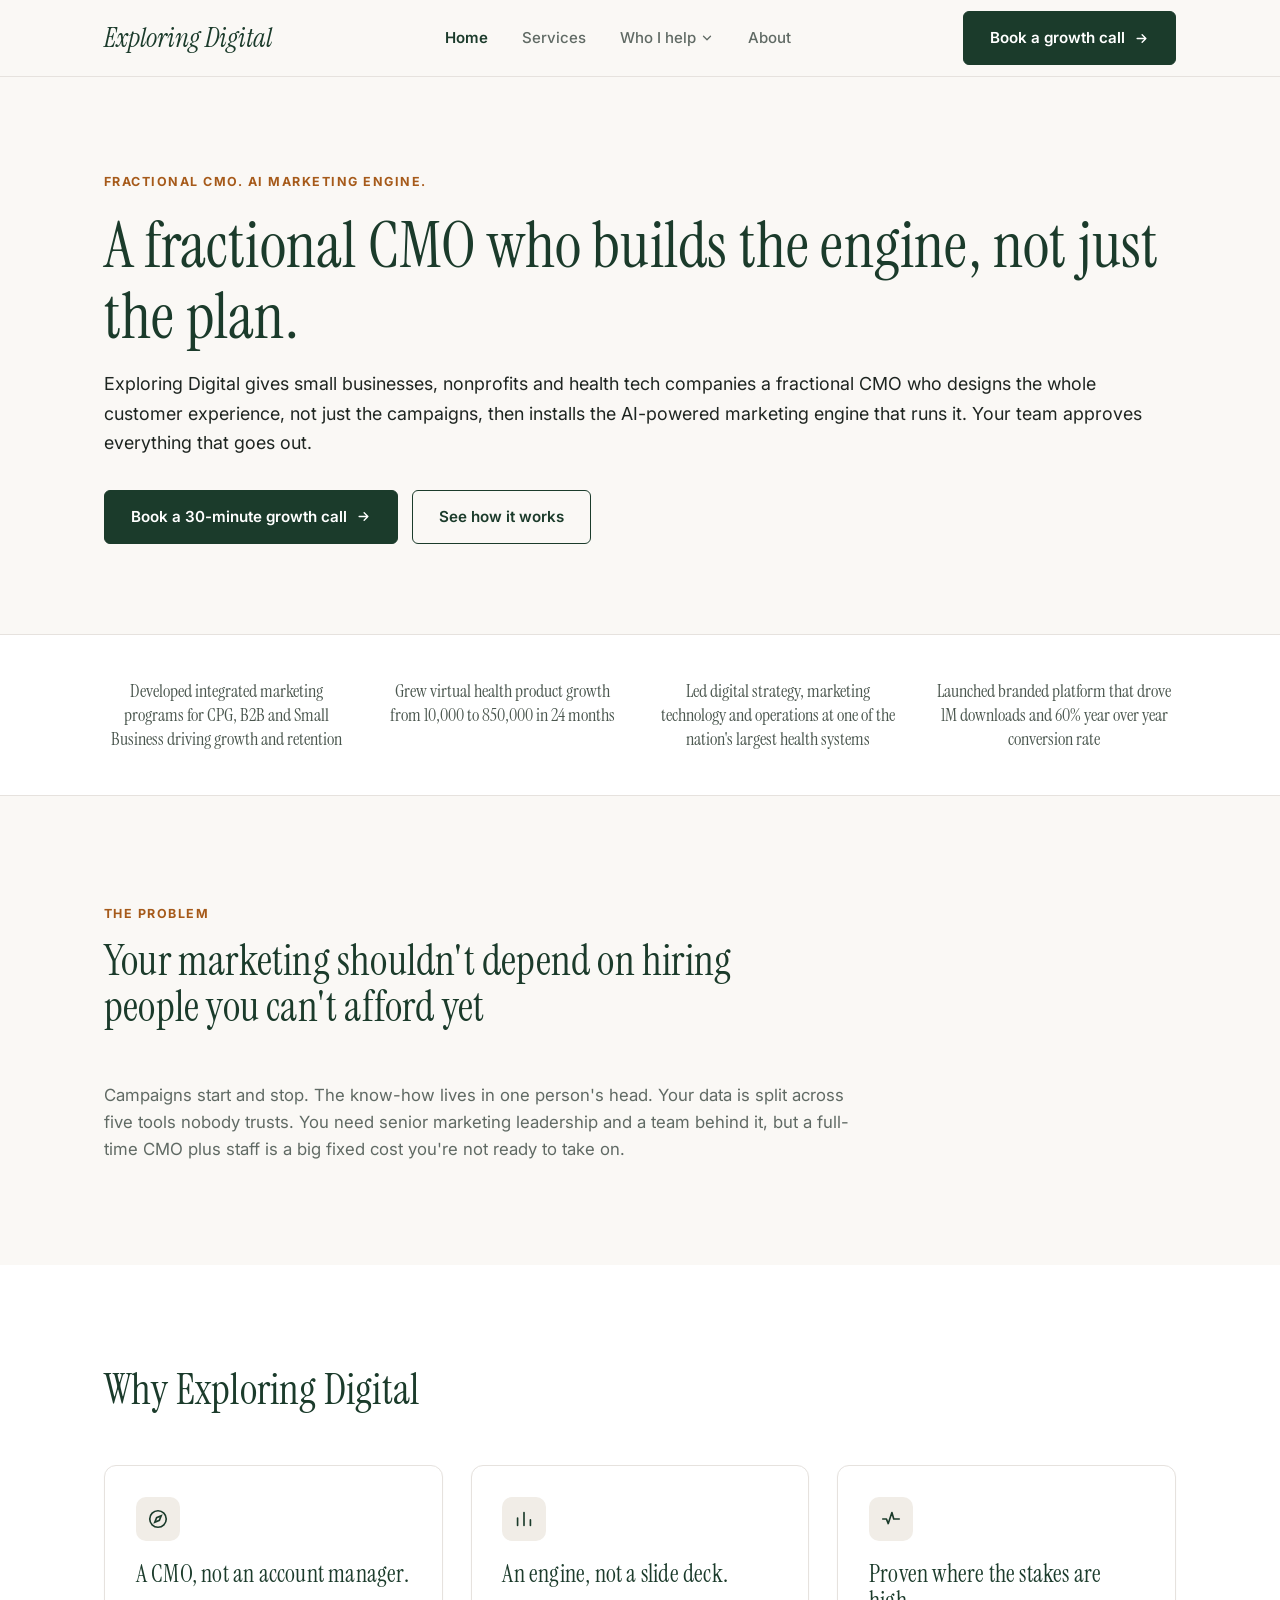
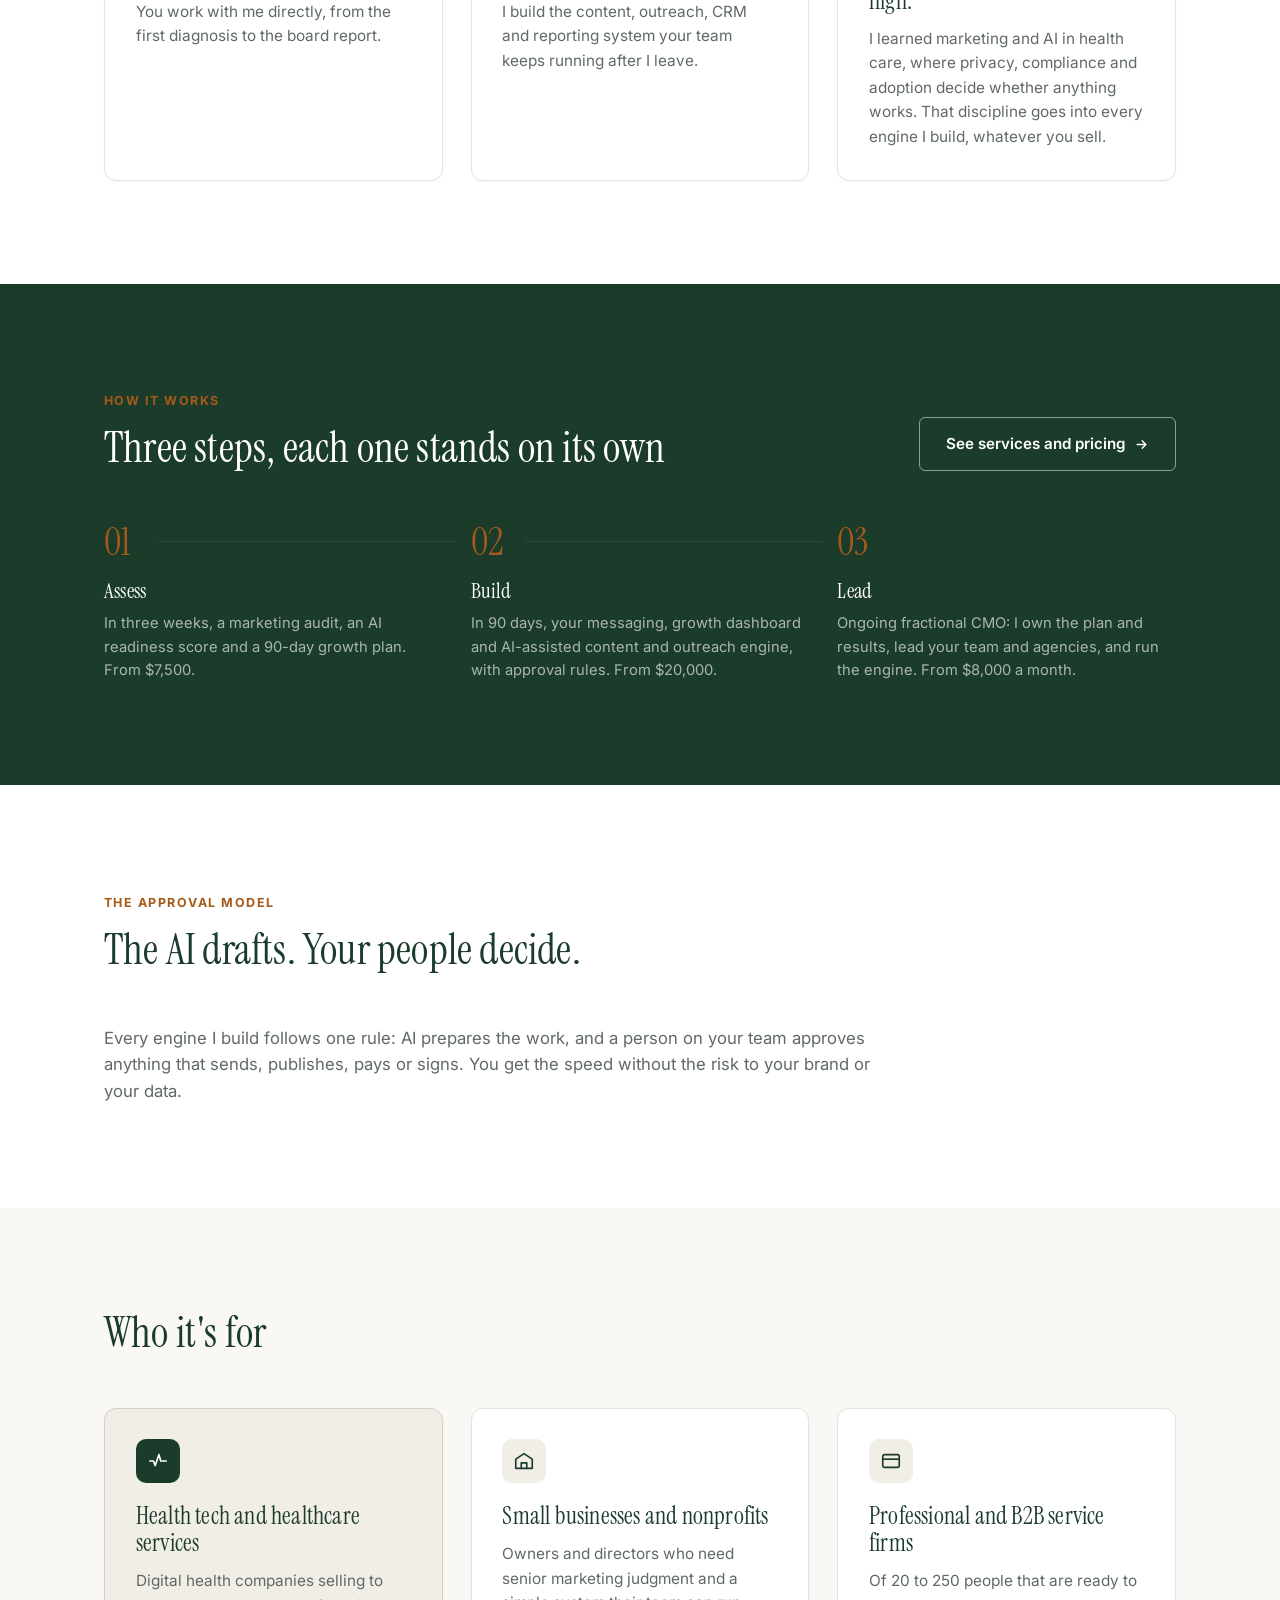
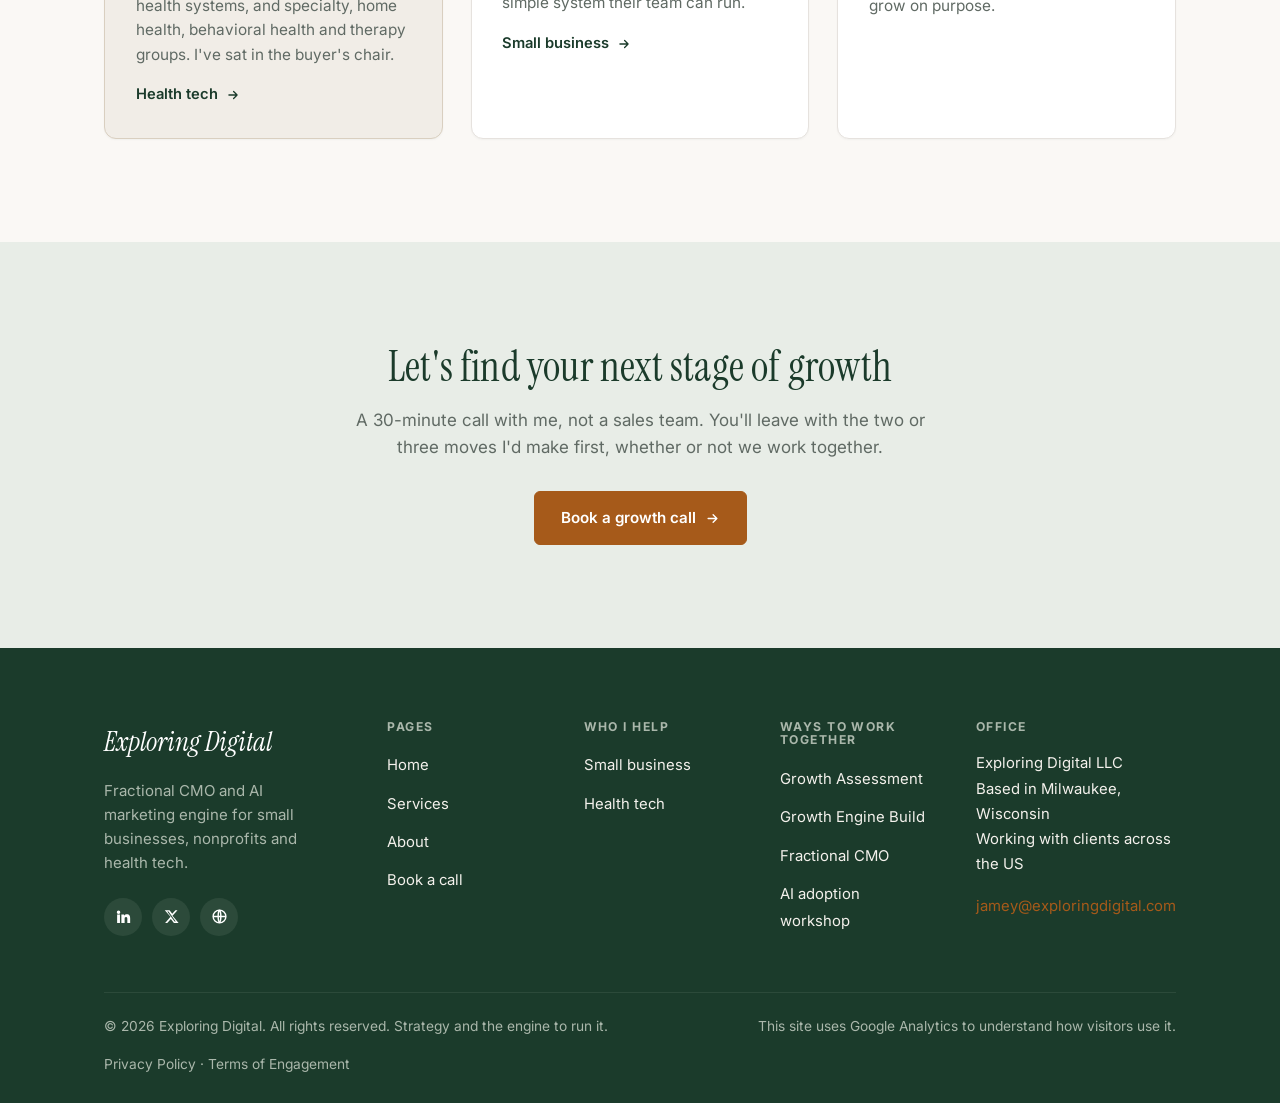
<file: index.html>
<!doctype html>
<html lang="en">
<head>
  <meta charset="utf-8">
  <!-- Google tag (Google Tag Manager) -->
  <script async src="https://www.googletagmanager.com/gtm.js?id=GTM-N5LFMDK5"></script>
  <script>
    window.dataLayer = window.dataLayer || [];
    function gtag(){dataLayer.push(arguments);}
    gtag('js', new Date());
  </script>
  <!-- End Google tag -->
  <meta name="viewport" content="width=device-width, initial-scale=1">
  <title>Exploring Digital — Fractional CMO and AI marketing engine</title>
  <meta name="description" content="A fractional CMO who designs the whole customer experience, not just the campaigns, then installs the AI-powered marketing engine that runs it. For small businesses, nonprofits and health tech companies.">
  <link rel="canonical" href="https://www.exploringdigital.com/">
  <meta property="og:type" content="website">
  <meta property="og:site_name" content="Exploring Digital">
  <meta property="og:title" content="Exploring Digital — Fractional CMO and AI marketing engine">
  <meta property="og:description" content="A fractional CMO who designs the whole customer experience, not just the campaigns, then installs the AI-powered marketing engine that runs it. For small businesses, nonprofits and health tech companies.">
  <meta property="og:url" content="https://www.exploringdigital.com/">
  <meta property="og:image" content="https://www.exploringdigital.com/assets/images/founder.jpg">
  <meta property="og:image:alt" content="Jamey Shiels, founder of Exploring Digital">
  <meta name="twitter:card" content="summary">
  <meta name="twitter:title" content="Exploring Digital — Fractional CMO and AI marketing engine">
  <meta name="twitter:description" content="A fractional CMO who designs the whole customer experience, not just the campaigns, then installs the AI-powered marketing engine that runs it. For small businesses, nonprofits and health tech companies.">
  <meta name="twitter:image" content="https://www.exploringdigital.com/assets/images/founder.jpg">
  <script type="application/ld+json">
  {
    "@context": "https://schema.org",
    "@graph": [
      {
        "@type": "WebSite",
        "@id": "https://www.exploringdigital.com/#website",
        "url": "https://www.exploringdigital.com/",
        "name": "Exploring Digital",
        "publisher": {
          "@id": "https://www.exploringdigital.com/#organization"
        }
      },
      {
        "@type": "ProfessionalService",
        "@id": "https://www.exploringdigital.com/#organization",
        "name": "Exploring Digital",
        "legalName": "Exploring Digital LLC",
        "url": "https://www.exploringdigital.com/",
        "image": "https://www.exploringdigital.com/assets/images/founder.jpg",
        "email": "jamey@exploringdigital.com",
        "description": "A fractional CMO who designs the whole customer experience, not just the campaigns, then installs the AI-powered marketing engine that runs it. For small businesses, nonprofits and health tech companies.",
        "slogan": "Strategy and the engine to run it.",
        "foundingDate": "2005",
        "address": {
          "@type": "PostalAddress",
          "addressLocality": "Milwaukee",
          "addressRegion": "WI",
          "addressCountry": "US"
        },
        "areaServed": {
          "@type": "Country",
          "name": "United States"
        },
        "founder": {
          "@id": "https://www.exploringdigital.com/about.html#jamey-shiels"
        },
        "knowsAbout": [
          "Fractional CMO",
          "Marketing strategy",
          "Customer experience",
          "AI in marketing",
          "Marketing technology",
          "Health tech marketing",
          "Small business marketing",
          "Nonprofit marketing"
        ]
      },
      {
        "@type": "Person",
        "@id": "https://www.exploringdigital.com/about.html#jamey-shiels",
        "name": "Jamey Shiels",
        "jobTitle": "Fractional CMO and founder",
        "url": "https://www.exploringdigital.com/about.html",
        "image": "https://www.exploringdigital.com/assets/images/founder.jpg",
        "worksFor": {
          "@id": "https://www.exploringdigital.com/#organization"
        }
      }
    ]
  }
  </script>
  <link rel="preconnect" href="https://fonts.googleapis.com">
  <link rel="preconnect" href="https://fonts.gstatic.com" crossorigin>
  <link href="https://fonts.googleapis.com/css2?family=Inter:wght@400;500;600;700&family=Instrument+Serif:ital@0;1&display=swap" rel="stylesheet">
  <link rel="stylesheet" href="assets/css/styles.css">
</head>
<body data-page="home">
  <!-- Google Tag Manager (noscript) -->
  <noscript><iframe src="https://www.googletagmanager.com/ns.html?id=GTM-N5LFMDK5"
  height="0" width="0" style="display:none;visibility:hidden"></iframe></noscript>
  <!-- End Google Tag Manager (noscript) -->
  <header data-site-header></header>

  <main>
    <!-- Hero -->
    <section class="hero">
      <div class="container hero-grid">
        <div>
          <span class="eyebrow">Fractional CMO. AI marketing engine.</span>
          <h1 class="h-display">A fractional CMO who builds the engine, not just the plan.</h1>
          <p class="lead">Exploring Digital gives small businesses, nonprofits and health tech companies a fractional CMO who designs the whole customer experience, not just the campaigns, then installs the AI-powered marketing engine that runs it. Your team approves everything that goes out.</p>
          <div class="hero-actions">
            <a class="btn btn-primary" href="contact.html">Book a 30-minute growth call
              <svg class="arrow" viewBox="0 0 24 24" fill="none" stroke="currentColor" stroke-width="2.2" stroke-linecap="round" stroke-linejoin="round"><path d="M5 12h14M13 6l6 6-6 6"/></svg></a>
            <a class="btn btn-outline" href="#how-it-works">See how it works</a>
          </div>
        </div>
        <!-- <div class="img-ph hero-media" data-label="Hero image — replace in assets/images/"></div> -->
      </div>
    </section>

    <!-- Proof bar (replaces the logo row) -->
    <section class="social-proof">
      <div class="container" style="padding-block: clamp(32px,4vw,44px);">
        <ul class="sp-proof">
          <li>Developed integrated marketing programs for CPG, B2B and Small Business driving growth and retention</li>
          <li>Grew virtual health product growth from 10,000 to 850,000 in 24 months</li>
          <li>Led digital strategy, marketing technology and operations at one of the nation's largest health systems</li>
          <li>Launched branded platform that drove 1M downloads and 60% year over year conversion rate</li>
        </ul>
      </div>
    </section>

    <!-- The problem -->
    <section class="section">
      <div class="container">
        <div class="section-head">
          <span class="eyebrow">The problem</span>
          <h2 class="h2">Your marketing shouldn't depend on hiring people you can't afford yet</h2>
        </div>
        <div class="prose-block">
          <p>Campaigns start and stop. The know-how lives in one person's head. Your data is split across five tools nobody trusts. You need senior marketing leadership and a team behind it, but a full-time CMO plus staff is a big fixed cost you're not ready to take on.</p>
        </div>
      </div>
    </section>

    <!-- Why Exploring Digital (replaces the three value cards) -->
    <section class="section section--white">
      <div class="container">
        <div class="section-head">
          <h2 class="h2">Why Exploring Digital</h2>
        </div>
        <div class="grid grid-3">
          <article class="card">
            <div class="card-icon">
              <svg viewBox="0 0 24 24" fill="none" stroke="currentColor" stroke-width="1.8"><circle cx="12" cy="12" r="9"/><path d="M15.5 8.5l-2 5-5 2 2-5z"/></svg>
            </div>
            <h3 class="h3">A CMO, not an account manager.</h3>
            <p>You work with me directly, from the first diagnosis to the board report.</p>
          </article>
          <article class="card">
            <div class="card-icon">
              <svg viewBox="0 0 24 24" fill="none" stroke="currentColor" stroke-width="1.8" stroke-linecap="round"><path d="M5 19V11M12 19V5M19 19v-6"/></svg>
            </div>
            <h3 class="h3">An engine, not a slide deck.</h3>
            <p>I build the content, outreach, CRM and reporting system your team keeps running after I leave.</p>
          </article>
          <article class="card">
            <div class="card-icon">
              <svg viewBox="0 0 24 24" fill="none" stroke="currentColor" stroke-width="1.8" stroke-linecap="round" stroke-linejoin="round"><path d="M3 12h4l2 5 4-12 2 7h6"/></svg>
            </div>
            <h3 class="h3">Proven where the stakes are high.</h3>
            <p>I learned marketing and AI in health care, where privacy, compliance and adoption decide whether anything works. That discipline goes into every engine I build, whatever you sell.</p>
          </article>
        </div>
      </div>
    </section>

    <!-- How it works (replaces the 4D Framework) -->
    <section class="section section--green" id="how-it-works">
      <div class="container">
        <div class="method-head">
          <div class="section-head">
            <span class="eyebrow">How it works</span>
            <h2 class="h2">Three steps, each one stands on its own</h2>
          </div>
          <a class="btn btn-ghost-light" href="services.html">See services and pricing
            <svg class="arrow" viewBox="0 0 24 24" fill="none" stroke="currentColor" stroke-width="2.2" stroke-linecap="round" stroke-linejoin="round"><path d="M5 12h14M13 6l6 6-6 6"/></svg></a>
        </div>
        <div class="steps steps--3">
          <div class="step"><div class="num">01</div><h3>Assess</h3><p>In three weeks, a marketing audit, an AI readiness score and a 90-day growth plan. From $7,500.</p></div>
          <div class="step"><div class="num">02</div><h3>Build</h3><p>In 90 days, your messaging, growth dashboard and AI-assisted content and outreach engine, with approval rules. From $20,000.</p></div>
          <div class="step"><div class="num">03</div><h3>Lead</h3><p>Ongoing fractional CMO: I own the plan and results, lead your team and agencies, and run the engine. From $8,000 a month.</p></div>
        </div>
      </div>
    </section>

    <!-- The approval model -->
    <section class="section section--white">
      <div class="container">
        <div class="section-head">
          <span class="eyebrow">The approval model</span>
          <h2 class="h2">The AI drafts. Your people decide.</h2>
        </div>
        <div class="prose-block">
          <p>Every engine I build follows one rule: AI prepares the work, and a person on your team approves anything that sends, publishes, pays or signs. You get the speed without the risk to your brand or your data.</p>
        </div>
      </div>
    </section>

    <!-- Who it's for (replaces Sectors of Expertise) -->
    <section class="section">
      <div class="container">
        <div class="section-head">
          <h2 class="h2">Who it's for</h2>
        </div>
        <div class="grid grid-3">
          <article class="card industry-card is-featured">
            <div class="card-icon dark">
              <svg viewBox="0 0 24 24" fill="none" stroke="currentColor" stroke-width="1.8" stroke-linecap="round" stroke-linejoin="round"><path d="M3 12h4l2 5 4-12 2 7h6"/></svg>
            </div>
            <h3 class="h3">Health tech and healthcare services</h3>
            <p>Digital health companies selling to health systems, and specialty, home health, behavioral health and therapy groups. I've sat in the buyer's chair.</p>
            <a class="arrow-link" href="health-tech.html" style="margin-top:16px;">Health tech
              <svg class="arrow" viewBox="0 0 24 24" fill="none" stroke="currentColor" stroke-width="2.2" stroke-linecap="round" stroke-linejoin="round"><path d="M5 12h14M13 6l6 6-6 6"/></svg></a>
          </article>
          <article class="card industry-card">
            <div class="card-icon">
              <svg viewBox="0 0 24 24" fill="none" stroke="currentColor" stroke-width="1.8" stroke-linecap="round" stroke-linejoin="round"><path d="M3 10l9-6 9 6v10H3z"/><path d="M9 20v-6h6v6"/></svg>
            </div>
            <h3 class="h3">Small businesses and nonprofits</h3>
            <p>Owners and directors who need senior marketing judgment and a simple system their team can run.</p>
            <a class="arrow-link" href="small-business.html" style="margin-top:16px;">Small business
              <svg class="arrow" viewBox="0 0 24 24" fill="none" stroke="currentColor" stroke-width="2.2" stroke-linecap="round" stroke-linejoin="round"><path d="M5 12h14M13 6l6 6-6 6"/></svg></a>
          </article>
          <article class="card industry-card">
            <div class="card-icon">
              <svg viewBox="0 0 24 24" fill="none" stroke="currentColor" stroke-width="1.8"><rect x="3" y="5" width="18" height="14" rx="2"/><path d="M3 10h18"/></svg>
            </div>
            <h3 class="h3">Professional and B2B service firms</h3>
            <p>Of 20 to 250 people that are ready to grow on purpose.</p>
          </article>
        </div>
      </div>
    </section>

    <!-- Testimonials hidden until there is a real client quote. -->

    <!-- CTA band -->
    <section class="section section--sage">
      <div class="container cta-band">
        <h2 class="h2">Let's find your next stage of growth</h2>
        <p>A 30-minute call with me, not a sales team. You'll leave with the two or three moves I'd make first, whether or not we work together.</p>
        <a class="btn btn-accent" href="contact.html">Book a growth call
          <svg class="arrow" viewBox="0 0 24 24" fill="none" stroke="currentColor" stroke-width="2.2" stroke-linecap="round" stroke-linejoin="round"><path d="M5 12h14M13 6l6 6-6 6"/></svg></a>
      </div>
    </section>
  </main>

  <footer data-site-footer></footer>
  <script src="assets/js/site.js"></script>
</body>
</html>
</file>
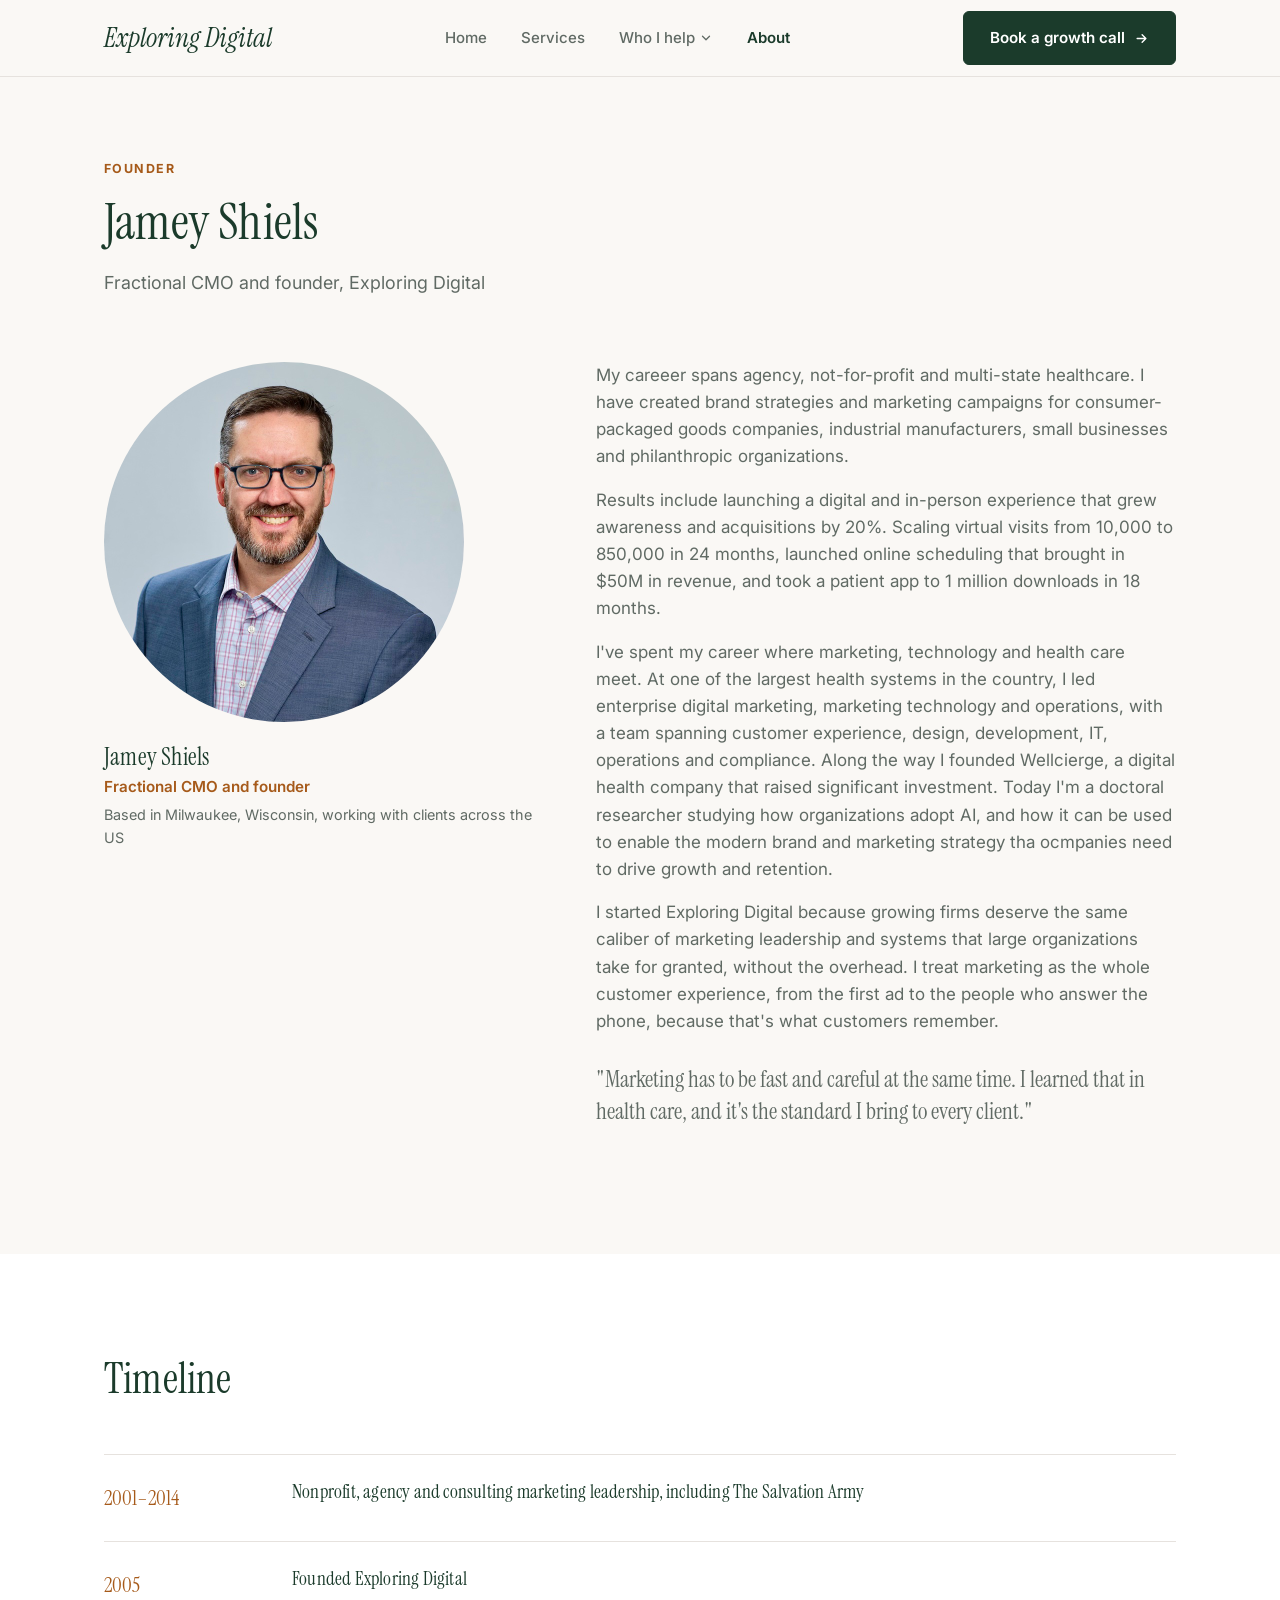
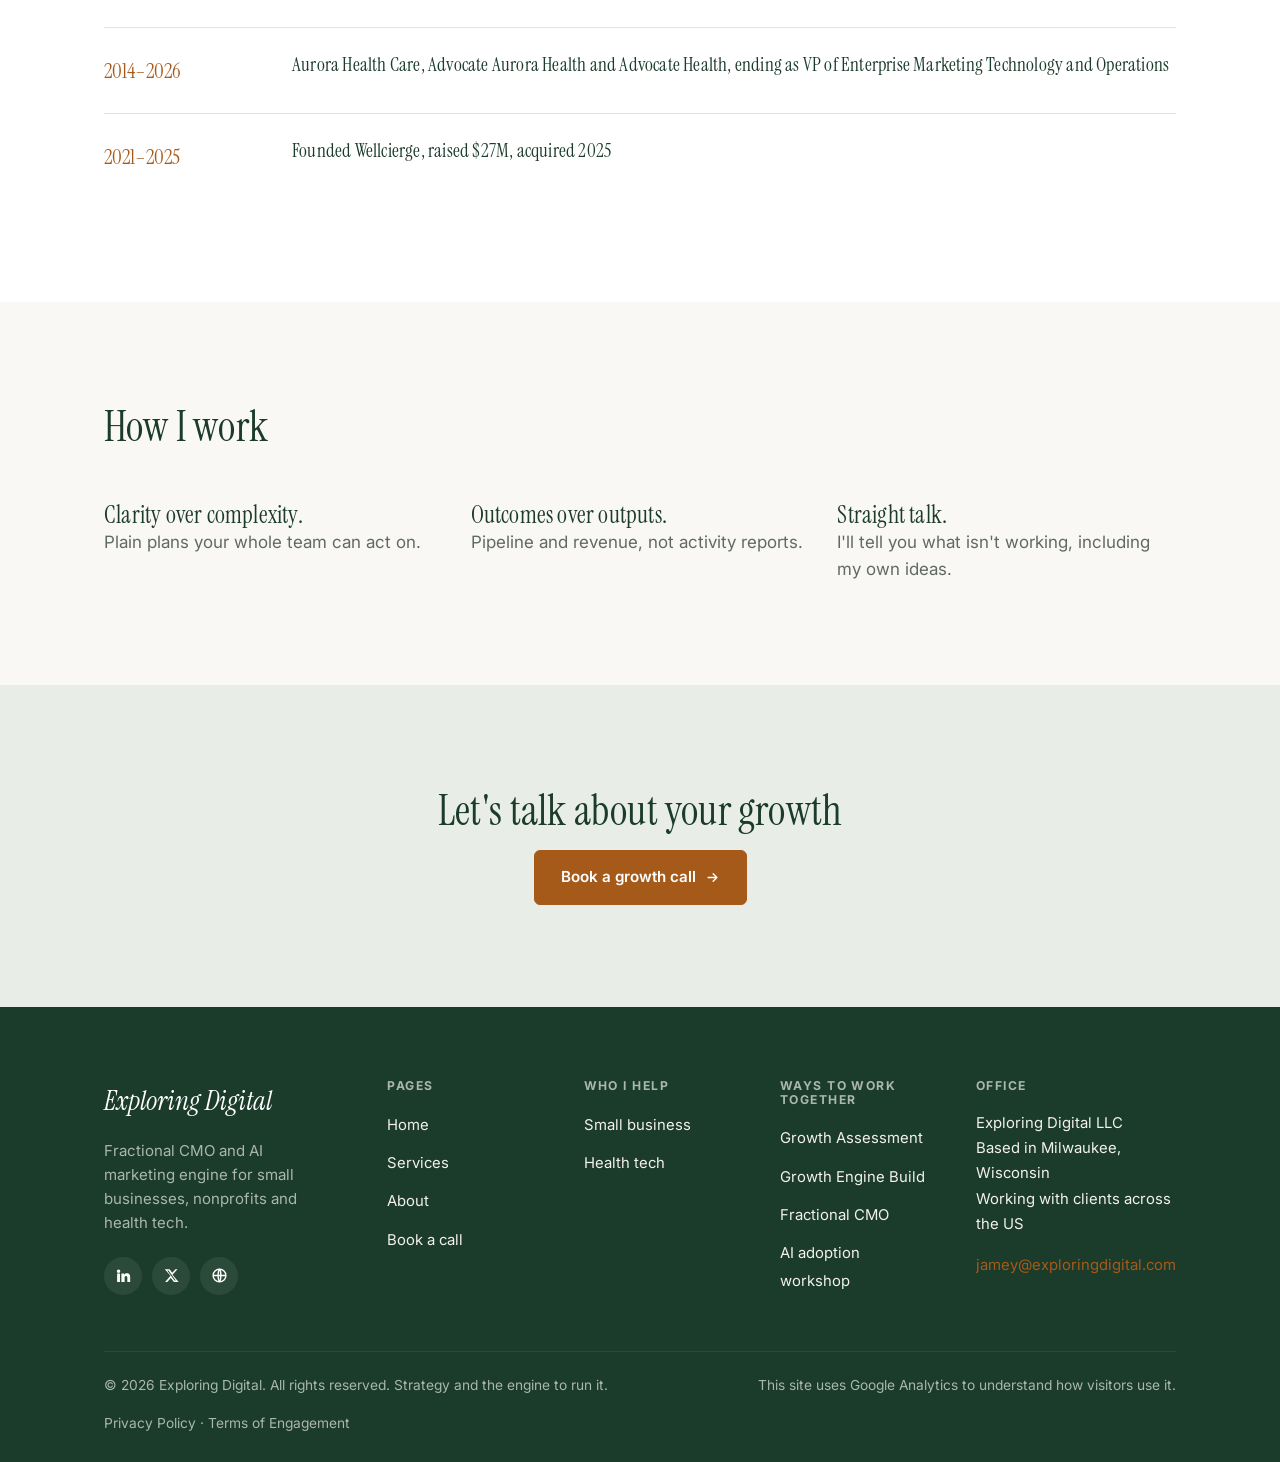
<file: about.html>
<!doctype html>
<html lang="en">
<head>
  <meta charset="utf-8">
  <!-- Google tag (Google Tag Manager) -->
  <script async src="https://www.googletagmanager.com/gtm.js?id=GTM-N5LFMDK5"></script>
  <script>
    window.dataLayer = window.dataLayer || [];
    function gtag(){dataLayer.push(arguments);}
    gtag('js', new Date());
  </script>
  <!-- End Google tag -->
  <meta name="viewport" content="width=device-width, initial-scale=1">
  <title>About Jamey Shiels — Exploring Digital</title>
  <meta name="description" content="Jamey Shiels, fractional CMO and founder of Exploring Digital. Led enterprise marketing technology and operations at Advocate Health and founded Wellcierge, a digital health company that was acquired.">
  <link rel="canonical" href="https://www.exploringdigital.com/about.html">
  <meta property="og:type" content="website">
  <meta property="og:site_name" content="Exploring Digital">
  <meta property="og:title" content="About Jamey Shiels — Exploring Digital">
  <meta property="og:description" content="Jamey Shiels, fractional CMO and founder of Exploring Digital. Led enterprise marketing technology and operations at Advocate Health and founded Wellcierge, a digital health company that was acquired.">
  <meta property="og:url" content="https://www.exploringdigital.com/about.html">
  <meta property="og:image" content="https://www.exploringdigital.com/assets/images/founder.jpg">
  <meta property="og:image:alt" content="Jamey Shiels, founder of Exploring Digital">
  <meta name="twitter:card" content="summary">
  <meta name="twitter:title" content="About Jamey Shiels — Exploring Digital">
  <meta name="twitter:description" content="Jamey Shiels, fractional CMO and founder of Exploring Digital. Led enterprise marketing technology and operations at Advocate Health and founded Wellcierge, a digital health company that was acquired.">
  <meta name="twitter:image" content="https://www.exploringdigital.com/assets/images/founder.jpg">
  <script type="application/ld+json">
  {
    "@context": "https://schema.org",
    "@graph": [
      {
        "@type": "ProfilePage",
        "url": "https://www.exploringdigital.com/about.html",
        "mainEntity": {
          "@id": "https://www.exploringdigital.com/about.html#jamey-shiels"
        }
      },
      {
        "@type": "Person",
        "@id": "https://www.exploringdigital.com/about.html#jamey-shiels",
        "name": "Jamey Shiels",
        "jobTitle": "Fractional CMO and founder",
        "url": "https://www.exploringdigital.com/about.html",
        "image": "https://www.exploringdigital.com/assets/images/founder.jpg",
        "worksFor": {
          "@type": "ProfessionalService",
          "@id": "https://www.exploringdigital.com/#organization",
          "name": "Exploring Digital",
          "url": "https://www.exploringdigital.com/"
        },
        "description": "Fractional CMO and founder of Exploring Digital. Led enterprise marketing technology and operations at Advocate Health and founded Wellcierge, a digital health company that was acquired.",
        "homeLocation": {
          "@type": "Place",
          "name": "Milwaukee, Wisconsin"
        }
      }
    ]
  }
  </script>
  <link rel="preconnect" href="https://fonts.googleapis.com">
  <link rel="preconnect" href="https://fonts.gstatic.com" crossorigin>
  <link href="https://fonts.googleapis.com/css2?family=Inter:wght@400;500;600;700&family=Instrument+Serif:ital@0;1&display=swap" rel="stylesheet">
  <link rel="stylesheet" href="assets/css/styles.css">
</head>
<body data-page="about">
  <!-- Google Tag Manager (noscript) -->
  <noscript><iframe src="https://www.googletagmanager.com/ns.html?id=GTM-N5LFMDK5"
  height="0" width="0" style="display:none;visibility:hidden"></iframe></noscript>
  <!-- End Google Tag Manager (noscript) -->
  <header data-site-header></header>

  <main>
    <!-- Intro -->
    <section class="page-intro">
      <div class="container">
        <span class="eyebrow">Founder</span>
        <h1 class="h1">Jamey Shiels</h1>
        <p class="lead">Fractional CMO and founder, Exploring Digital</p>
      </div>
    </section>

    <!-- Founder story -->
    <section class="section" style="padding-top: clamp(16px,2vw,28px);">
      <div class="container founder-grid">
        <div>
          <img class="founder-photo" src="assets/images/founder.jpg" alt="Jamey Shiels, founder of Exploring Digital">
          <div class="founder-meta">
            <h3>Jamey Shiels</h3>
            <div class="role">Fractional CMO and founder</div>
            <div class="sub">Based in Milwaukee, Wisconsin, working with clients across the US</div>
          </div>
        </div>
        <div class="founder-body">
          <p>My careeer spans agency, not-for-profit and multi-state healthcare. I have created brand strategies and marketing campaigns for consumer-packaged goods companies, industrial manufacturers, small businesses and philanthropic organizations.</p>
          <P>Results include launching a digital and in-person experience that grew awareness and acquisitions by 20%. Scaling virtual visits from 10,000 to 850,000 in 24 months, launched online scheduling that brought in $50M in revenue, and took a patient app to 1 million downloads in 18 months.</p>
          <p>I've spent my career where marketing, technology and health care meet. At one of the largest health systems in the country, I led enterprise digital marketing, marketing technology and operations, with a team spanning customer experience, design, development, IT, operations and compliance. Along the way I founded Wellcierge, a digital health company that raised significant investment. Today I'm a doctoral researcher studying how organizations adopt AI, and how it can be used to enable the modern brand and marketing strategy tha ocmpanies need to drive growth and retention.</p>
          <p>I started Exploring Digital because growing firms deserve the same caliber of marketing leadership and systems that large organizations take for granted, without the overhead. I treat marketing as the whole customer experience, from the first ad to the people who answer the phone, because that's what customers remember.</p>
          <p class="quote" style="margin-top:28px;">"Marketing has to be fast and careful at the same time. I learned that in health care, and it's the standard I bring to every client."</p>
        </div>
      </div>
    </section>

    <!-- Timeline -->
    <section class="section section--white">
      <div class="container">
        <div class="section-head">
          <h2 class="h2">Timeline</h2>
        </div>
        <div class="timeline">
          <div class="timeline-row"><div class="year">2001–2014</div><div><h3>Nonprofit, agency and consulting marketing leadership, including The Salvation Army</h3></div></div>
          <div class="timeline-row"><div class="year">2005</div><div><h3>Founded Exploring Digital</h3></div></div>
          <div class="timeline-row"><div class="year">2014–2026</div><div><h3>Aurora Health Care, Advocate Aurora Health and Advocate Health, ending as VP of Enterprise Marketing Technology and Operations</h3></div></div>
          <div class="timeline-row"><div class="year">2021–2025</div><div><h3>Founded Wellcierge, raised $27M, acquired 2025</h3></div></div>
        </div>
      </div>
    </section>

    <!-- How I work -->
    <section class="section">
      <div class="container">
        <div class="section-head">
          <h2 class="h2">How I work</h2>
        </div>
        <div class="grid grid-3">
          <div><h3 class="h3">Clarity over complexity.</h3><p class="text-muted">Plain plans your whole team can act on.</p></div>
          <div><h3 class="h3">Outcomes over outputs.</h3><p class="text-muted">Pipeline and revenue, not activity reports.</p></div>
          <div><h3 class="h3">Straight talk.</h3><p class="text-muted">I'll tell you what isn't working, including my own ideas.</p></div>
        </div>
      </div>
    </section>

    <!-- CTA band -->
    <section class="section section--sage">
      <div class="container cta-band">
        <h2 class="h2">Let's talk about your growth</h2>
        <a class="btn btn-accent" href="contact.html">Book a growth call
          <svg class="arrow" viewBox="0 0 24 24" fill="none" stroke="currentColor" stroke-width="2.2" stroke-linecap="round" stroke-linejoin="round"><path d="M5 12h14M13 6l6 6-6 6"/></svg></a>
      </div>
    </section>
  </main>

  <footer data-site-footer></footer>
  <script src="assets/js/site.js"></script>
</body>
</html>
</file>
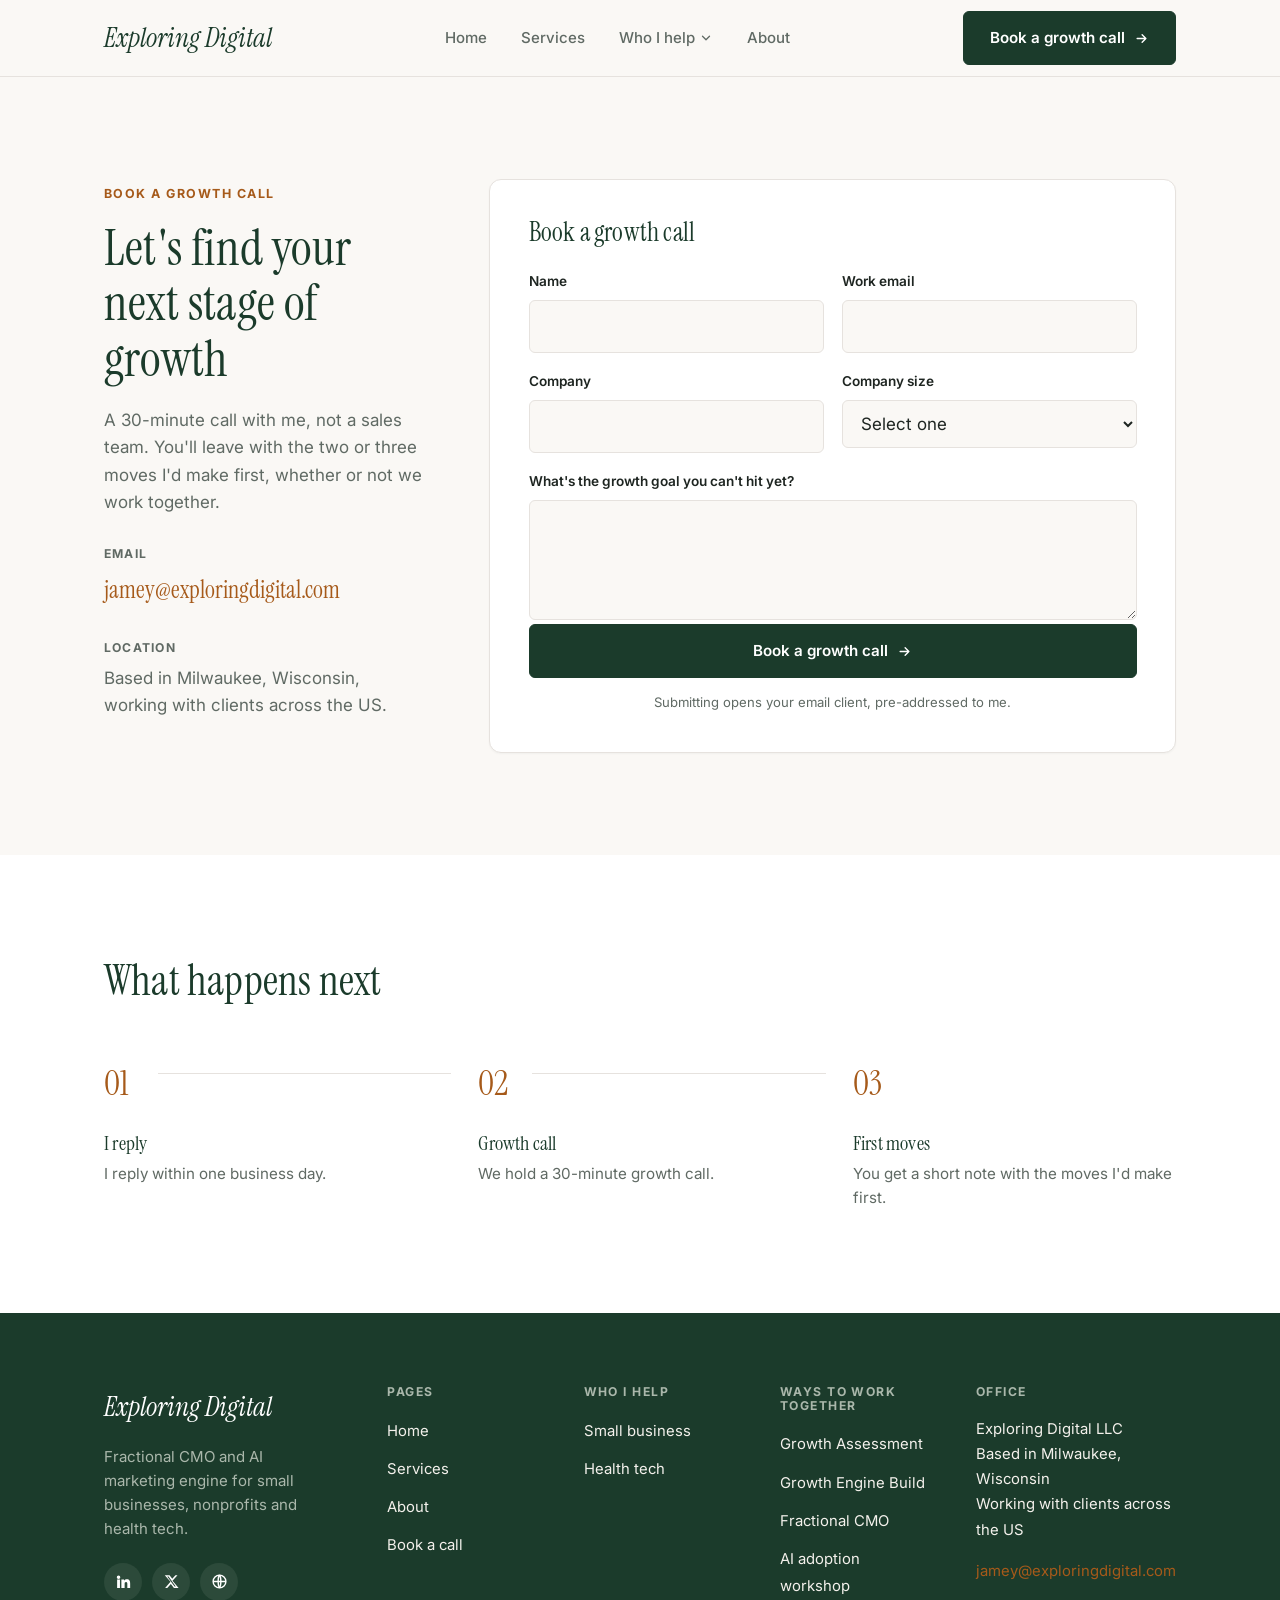
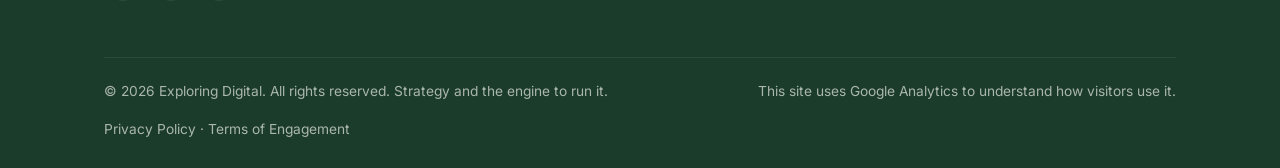
<file: contact.html>
<!doctype html>
<html lang="en">
<head>
  <meta charset="utf-8">
  <!-- Google tag (Google Tag Manager) -->
  <script async src="https://www.googletagmanager.com/gtm.js?id=GTM-N5LFMDK5"></script>
  <script>
    window.dataLayer = window.dataLayer || [];
    function gtag(){dataLayer.push(arguments);}
    gtag('js', new Date());
  </script>
  <!-- End Google tag -->
  <meta name="viewport" content="width=device-width, initial-scale=1">
  <title>Book a growth call — Exploring Digital</title>
  <meta name="description" content="Book a 30-minute growth call with Jamey Shiels and leave with the two or three moves to make first, whether or not you work together.">
  <link rel="canonical" href="https://www.exploringdigital.com/contact.html">
  <meta property="og:type" content="website">
  <meta property="og:site_name" content="Exploring Digital">
  <meta property="og:title" content="Book a growth call — Exploring Digital">
  <meta property="og:description" content="Book a 30-minute growth call with Jamey Shiels and leave with the two or three moves to make first, whether or not you work together.">
  <meta property="og:url" content="https://www.exploringdigital.com/contact.html">
  <meta property="og:image" content="https://www.exploringdigital.com/assets/images/founder.jpg">
  <meta property="og:image:alt" content="Jamey Shiels, founder of Exploring Digital">
  <meta name="twitter:card" content="summary">
  <meta name="twitter:title" content="Book a growth call — Exploring Digital">
  <meta name="twitter:description" content="Book a 30-minute growth call with Jamey Shiels and leave with the two or three moves to make first, whether or not you work together.">
  <meta name="twitter:image" content="https://www.exploringdigital.com/assets/images/founder.jpg">
  <link rel="preconnect" href="https://fonts.googleapis.com">
  <link rel="preconnect" href="https://fonts.gstatic.com" crossorigin>
  <link href="https://fonts.googleapis.com/css2?family=Inter:wght@400;500;600;700&family=Instrument+Serif:ital@0;1&display=swap" rel="stylesheet">
  <link rel="stylesheet" href="assets/css/styles.css">
</head>
<body data-page="contact">
  <!-- Google Tag Manager (noscript) -->
  <noscript><iframe src="https://www.googletagmanager.com/ns.html?id=GTM-N5LFMDK5"
  height="0" width="0" style="display:none;visibility:hidden"></iframe></noscript>
  <!-- End Google Tag Manager (noscript) -->
  <header data-site-header></header>

  <main>
    <!-- Contact -->
    <section class="section">
      <div class="container contact-grid">
        <div class="contact-info">
          <span class="eyebrow">Book a growth call</span>
          <h1 class="h1" style="margin:14px 0 20px;">Let's find your next stage of growth</h1>
          <p class="text-muted">A 30-minute call with me, not a sales team. You'll leave with the two or three moves I'd make first, whether or not we work together.</p>

          <div class="block">
            <div class="label">Email</div>
            <a class="email-lg" href="mailto:jamey@exploringdigital.com">jamey@exploringdigital.com</a>
          </div>
          <div class="block">
            <div class="label">Location</div>
            <p>Based in Milwaukee, Wisconsin, working with clients across the US.</p>
          </div>
        </div>

        <div class="form-card">
          <h3 class="serif">Book a growth call</h3>
          <form data-contact-form>
            <div class="form-grid">
              <div class="field">
                <label for="name">Name</label>
                <input id="name" name="name" type="text" autocomplete="name" required>
              </div>
              <div class="field">
                <label for="email">Work email</label>
                <input id="email" name="email" type="email" autocomplete="email" required>
              </div>
              <div class="field">
                <label for="company">Company</label>
                <input id="company" name="company" type="text" autocomplete="organization">
              </div>
              <div class="field">
                <label for="size">Company size</label>
                <select id="size" name="size">
                  <option value="" selected disabled>Select one</option>
                  <option>Under 20 people</option>
                  <option>20 to 50 people</option>
                  <option>51 to 100 people</option>
                  <option>101 to 250 people</option>
                  <option>More than 250 people</option>
                </select>
              </div>
              <div class="field full">
                <label for="message">What's the growth goal you can't hit yet?</label>
                <textarea id="message" name="message"></textarea>
              </div>
            </div>
            <button class="btn btn-primary" type="submit">Book a growth call
              <svg class="arrow" viewBox="0 0 24 24" fill="none" stroke="currentColor" stroke-width="2.2" stroke-linecap="round" stroke-linejoin="round"><path d="M5 12h14M13 6l6 6-6 6"/></svg></button>
            <p class="form-note">Submitting opens your email client, pre-addressed to me.</p>
          </form>
        </div>
      </div>
    </section>

    <!-- What happens next -->
    <section class="section section--white">
      <div class="container">
        <div class="section-head">
          <h2 class="h2">What happens next</h2>
        </div>
        <div class="pnum-row">
          <div class="pnum-item"><div class="n">01</div><h3>I reply</h3><p>I reply within one business day.</p></div>
          <div class="pnum-item"><div class="n">02</div><h3>Growth call</h3><p>We hold a 30-minute growth call.</p></div>
          <div class="pnum-item"><div class="n">03</div><h3>First moves</h3><p>You get a short note with the moves I'd make first.</p></div>
        </div>
      </div>
    </section>
  </main>

  <footer data-site-footer></footer>
  <script src="assets/js/site.js"></script>
</body>
</html>
</file>
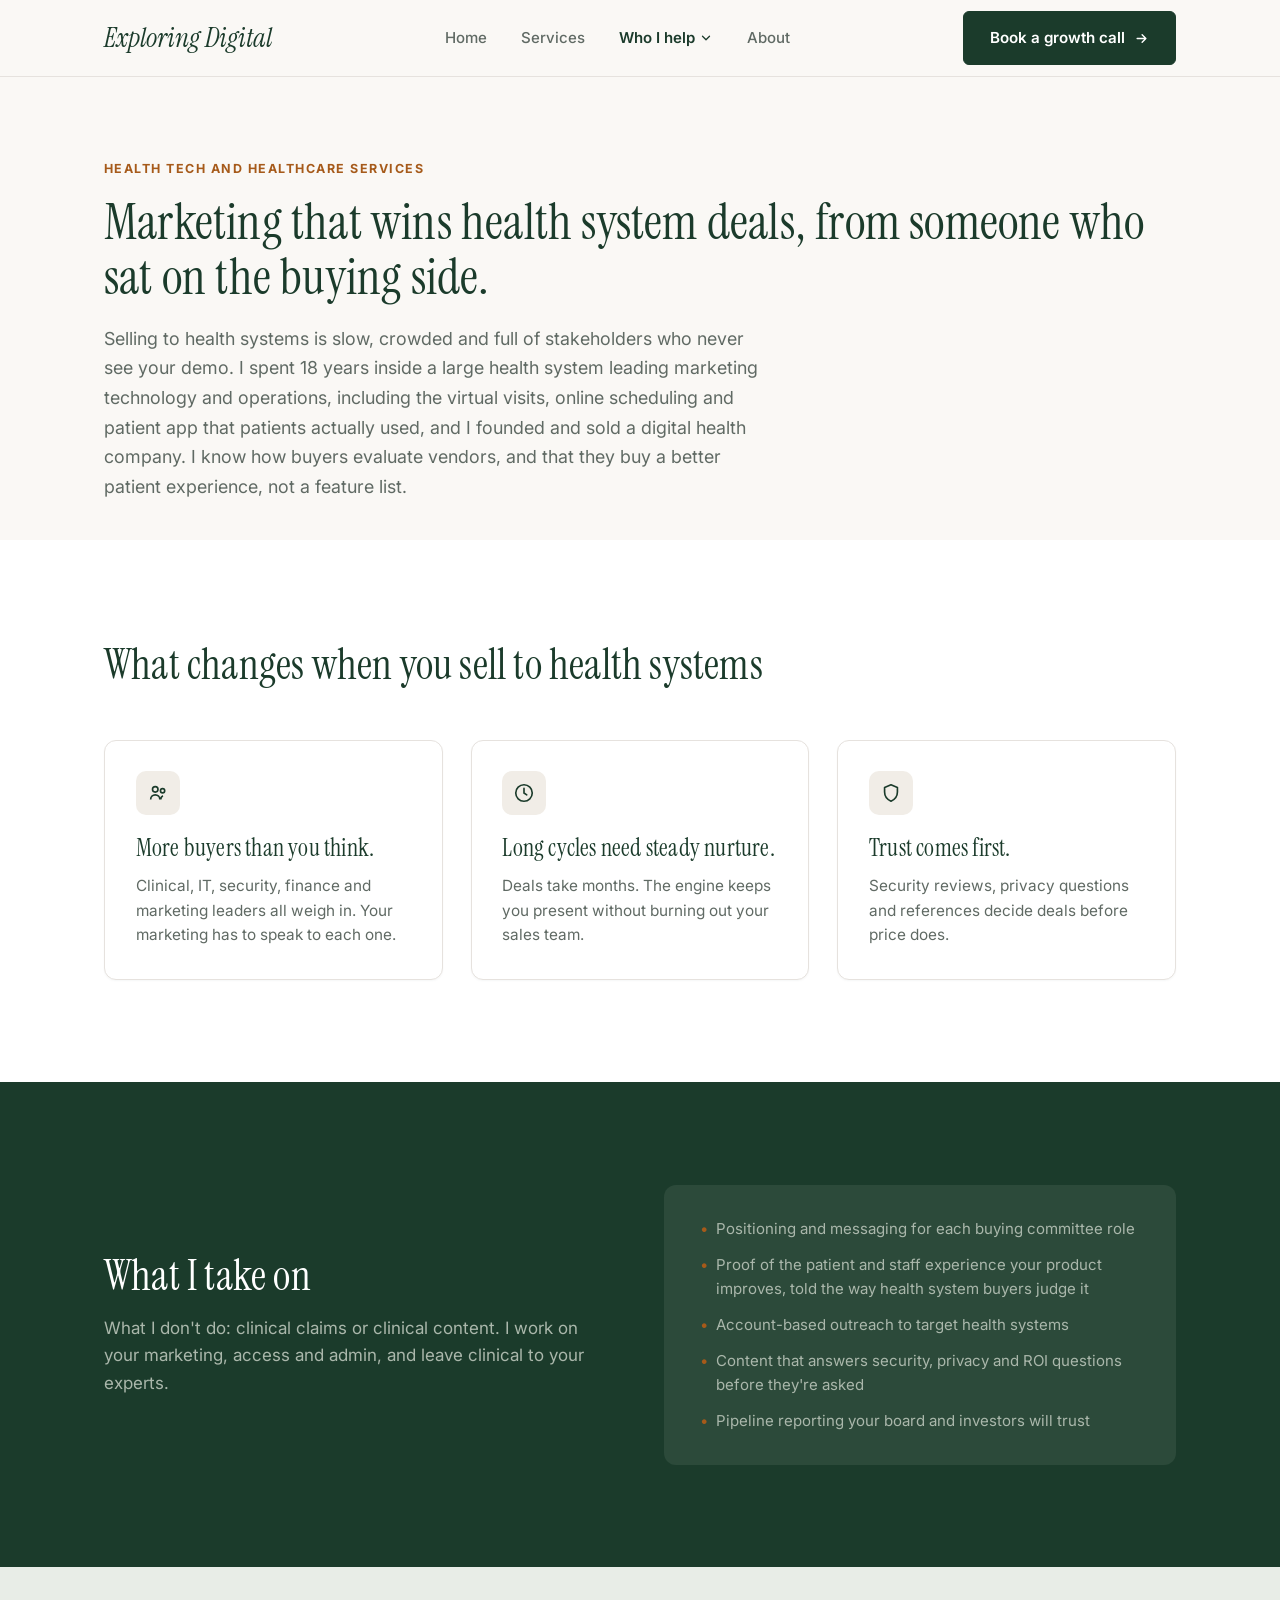
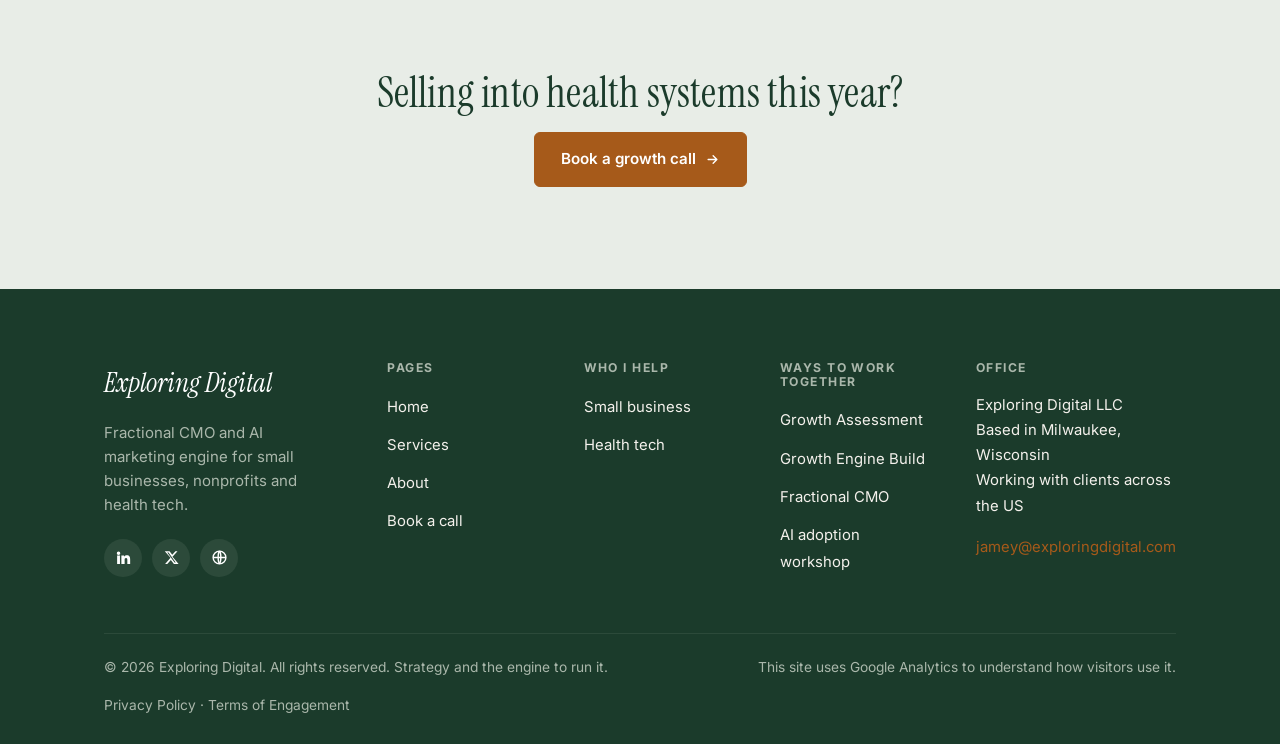
<file: health-tech.html>
<!doctype html>
<html lang="en">
<head>
  <meta charset="utf-8">
  <!-- Google tag (Google Tag Manager) -->
  <script async src="https://www.googletagmanager.com/gtm.js?id=GTM-N5LFMDK5"></script>
  <script>
    window.dataLayer = window.dataLayer || [];
    function gtag(){dataLayer.push(arguments);}
    gtag('js', new Date());
  </script>
  <!-- End Google tag -->
  <meta name="viewport" content="width=device-width, initial-scale=1">
  <title>Health tech marketing — Exploring Digital</title>
  <meta name="description" content="Marketing that wins health system deals, from someone who sat on the buying side. Fractional CMO and AI marketing engine for health tech and healthcare services.">
  <link rel="canonical" href="https://www.exploringdigital.com/health-tech.html">
  <meta property="og:type" content="website">
  <meta property="og:site_name" content="Exploring Digital">
  <meta property="og:title" content="Health tech marketing — Exploring Digital">
  <meta property="og:description" content="Marketing that wins health system deals, from someone who sat on the buying side. Fractional CMO and AI marketing engine for health tech and healthcare services.">
  <meta property="og:url" content="https://www.exploringdigital.com/health-tech.html">
  <meta property="og:image" content="https://www.exploringdigital.com/assets/images/founder.jpg">
  <meta property="og:image:alt" content="Jamey Shiels, founder of Exploring Digital">
  <meta name="twitter:card" content="summary">
  <meta name="twitter:title" content="Health tech marketing — Exploring Digital">
  <meta name="twitter:description" content="Marketing that wins health system deals, from someone who sat on the buying side. Fractional CMO and AI marketing engine for health tech and healthcare services.">
  <meta name="twitter:image" content="https://www.exploringdigital.com/assets/images/founder.jpg">
  <link rel="preconnect" href="https://fonts.googleapis.com">
  <link rel="preconnect" href="https://fonts.gstatic.com" crossorigin>
  <link href="https://fonts.googleapis.com/css2?family=Inter:wght@400;500;600;700&family=Instrument+Serif:ital@0;1&display=swap" rel="stylesheet">
  <link rel="stylesheet" href="assets/css/styles.css">
</head>
<body data-page="health-tech">
  <!-- Google Tag Manager (noscript) -->
  <noscript><iframe src="https://www.googletagmanager.com/ns.html?id=GTM-N5LFMDK5"
  height="0" width="0" style="display:none;visibility:hidden"></iframe></noscript>
  <!-- End Google Tag Manager (noscript) -->
  <header data-site-header></header>

  <main>
    <!-- Intro -->
    <section class="page-intro">
      <div class="container">
        <span class="eyebrow">Health tech and healthcare services</span>
        <h1 class="h1">Marketing that wins health system deals, from someone who sat on the buying side.</h1>
        <p class="lead">Selling to health systems is slow, crowded and full of stakeholders who never see your demo. I spent 18 years inside a large health system leading marketing technology and operations, including the virtual visits, online scheduling and patient app that patients actually used, and I founded and sold a digital health company. I know how buyers evaluate vendors, and that they buy a better patient experience, not a feature list.</p>
      </div>
    </section>

    <!-- What changes -->
    <section class="section section--white">
      <div class="container">
        <div class="section-head">
          <h2 class="h2">What changes when you sell to health systems</h2>
        </div>
        <div class="grid grid-3">
          <article class="card">
            <div class="card-icon">
              <svg viewBox="0 0 24 24" fill="none" stroke="currentColor" stroke-width="1.8"><circle cx="9" cy="8" r="3"/><circle cx="17" cy="9.5" r="2.3"/><path d="M4 19c0-2.8 2.2-5 5-5s5 2.2 5 5M15 19c0-1.9.9-3.4 2.4-4.1"/></svg>
            </div>
            <h3 class="h3">More buyers than you think.</h3>
            <p>Clinical, IT, security, finance and marketing leaders all weigh in. Your marketing has to speak to each one.</p>
          </article>
          <article class="card">
            <div class="card-icon">
              <svg viewBox="0 0 24 24" fill="none" stroke="currentColor" stroke-width="1.8" stroke-linecap="round"><circle cx="12" cy="12" r="9"/><path d="M12 7v5l3 2"/></svg>
            </div>
            <h3 class="h3">Long cycles need steady nurture.</h3>
            <p>Deals take months. The engine keeps you present without burning out your sales team.</p>
          </article>
          <article class="card">
            <div class="card-icon">
              <svg viewBox="0 0 24 24" fill="none" stroke="currentColor" stroke-width="1.8" stroke-linecap="round" stroke-linejoin="round"><path d="M12 3l7 3v5c0 4.5-3 8.2-7 10-4-1.8-7-5.5-7-10V6z"/></svg>
            </div>
            <h3 class="h3">Trust comes first.</h3>
            <p>Security reviews, privacy questions and references decide deals before price does.</p>
          </article>
        </div>
      </div>
    </section>

    <!-- What I take on -->
    <section class="section section--green">
      <div class="container ideal">
        <div>
          <h2 class="h2" style="margin:0 0 16px;">What I take on</h2>
          <p class="text-muted">What I don't do: clinical claims or clinical content. I work on your marketing, access and admin, and leave clinical to your experts.</p>
        </div>
        <div class="ideal-box">
          <ul>
            <li>Positioning and messaging for each buying committee role</li>
            <li>Proof of the patient and staff experience your product improves, told the way health system buyers judge it</li>
            <li>Account-based outreach to target health systems</li>
            <li>Content that answers security, privacy and ROI questions before they're asked</li>
            <li>Pipeline reporting your board and investors will trust</li>
          </ul>
        </div>
      </div>
    </section>

    <!-- CTA band -->
    <section class="section section--sage">
      <div class="container cta-band">
        <h2 class="h2">Selling into health systems this year?</h2>
        <a class="btn btn-accent" href="contact.html">Book a growth call
          <svg class="arrow" viewBox="0 0 24 24" fill="none" stroke="currentColor" stroke-width="2.2" stroke-linecap="round" stroke-linejoin="round"><path d="M5 12h14M13 6l6 6-6 6"/></svg></a>
      </div>
    </section>
  </main>

  <footer data-site-footer></footer>
  <script src="assets/js/site.js"></script>
</body>
</html>
</file>
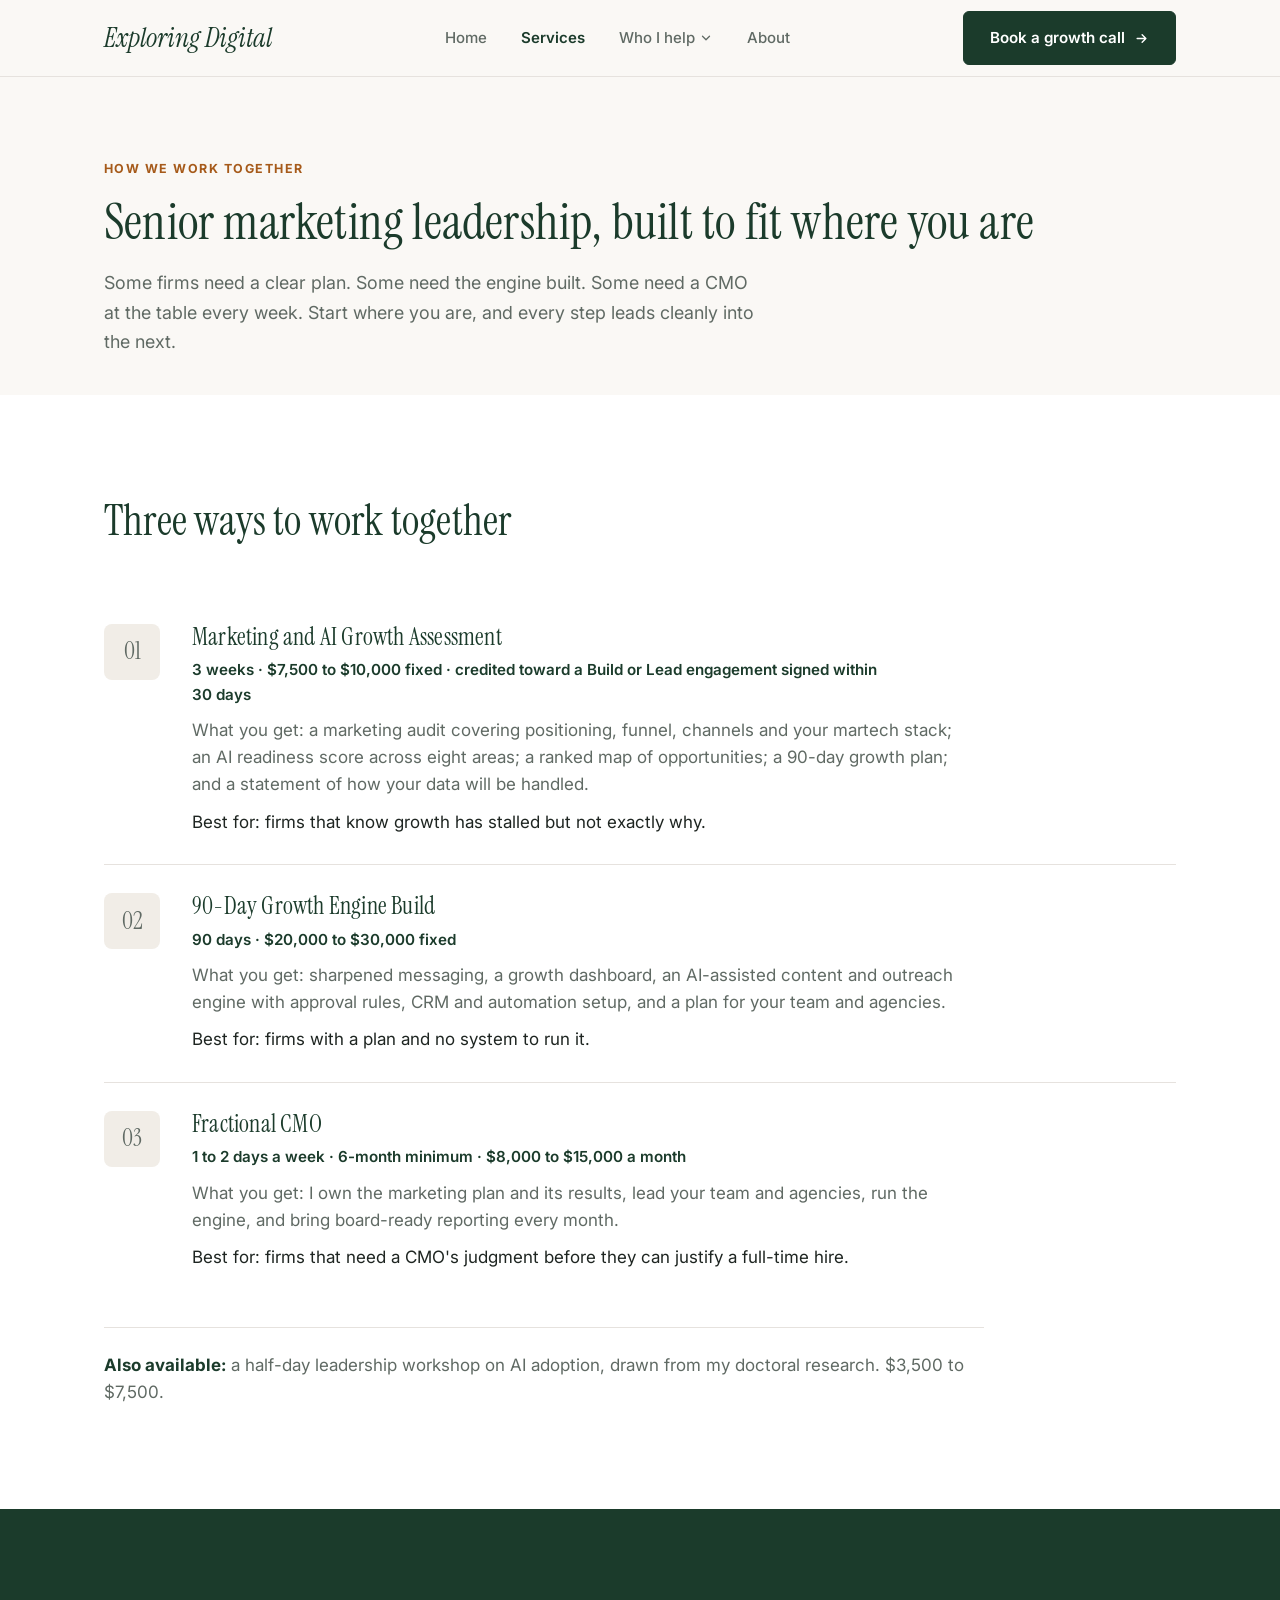
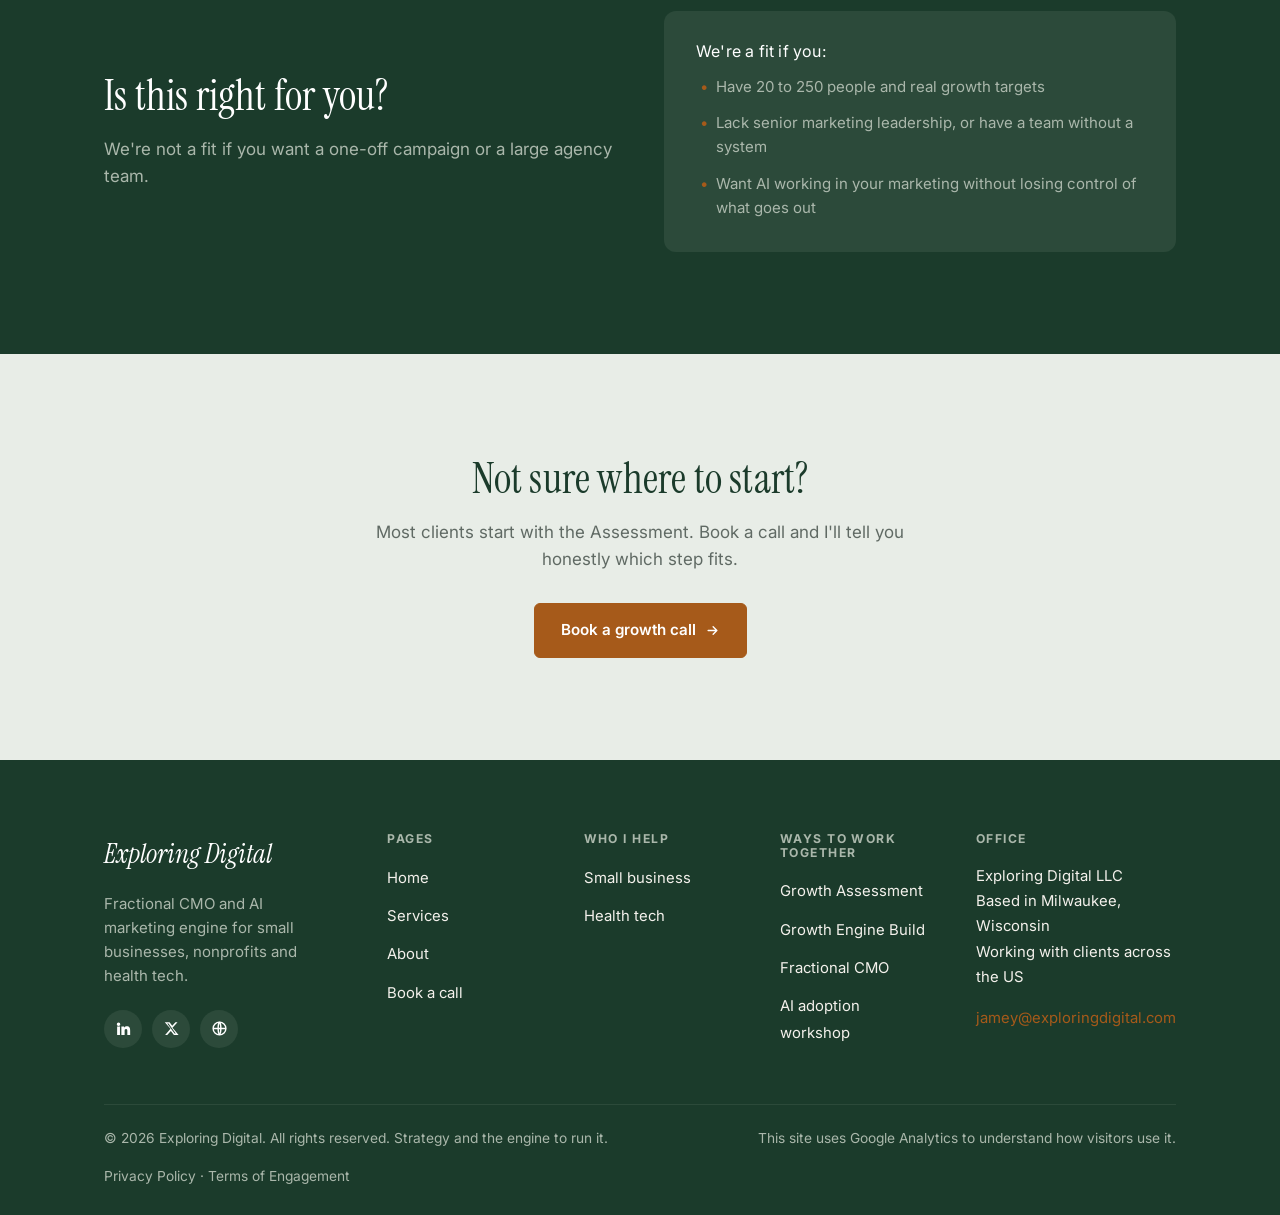
<file: services.html>
<!doctype html>
<html lang="en">
<head>
  <meta charset="utf-8">
  <!-- Google tag (Google Tag Manager) -->
  <script async src="https://www.googletagmanager.com/gtm.js?id=GTM-N5LFMDK5"></script>
  <script>
    window.dataLayer = window.dataLayer || [];
    function gtag(){dataLayer.push(arguments);}
    gtag('js', new Date());
  </script>
  <!-- End Google tag -->
  <meta name="viewport" content="width=device-width, initial-scale=1">
  <title>Services and pricing — Exploring Digital</title>
  <meta name="description" content="Three ways to work together: a 3-week Marketing and AI Growth Assessment, a 90-Day Growth Engine Build, and an ongoing Fractional CMO.">
  <link rel="canonical" href="https://www.exploringdigital.com/services.html">
  <meta property="og:type" content="website">
  <meta property="og:site_name" content="Exploring Digital">
  <meta property="og:title" content="Services and pricing — Exploring Digital">
  <meta property="og:description" content="Three ways to work together: a 3-week Marketing and AI Growth Assessment, a 90-Day Growth Engine Build, and an ongoing Fractional CMO.">
  <meta property="og:url" content="https://www.exploringdigital.com/services.html">
  <meta property="og:image" content="https://www.exploringdigital.com/assets/images/founder.jpg">
  <meta property="og:image:alt" content="Jamey Shiels, founder of Exploring Digital">
  <meta name="twitter:card" content="summary">
  <meta name="twitter:title" content="Services and pricing — Exploring Digital">
  <meta name="twitter:description" content="Three ways to work together: a 3-week Marketing and AI Growth Assessment, a 90-Day Growth Engine Build, and an ongoing Fractional CMO.">
  <meta name="twitter:image" content="https://www.exploringdigital.com/assets/images/founder.jpg">
  <script type="application/ld+json">
  {
    "@context": "https://schema.org",
    "@graph": [
      {
        "@type": "Service",
        "name": "Marketing and AI Growth Assessment",
        "description": "A 3-week fixed-fee assessment: a marketing audit covering positioning, funnel, channels and martech stack; an AI readiness score across eight areas; a ranked map of opportunities; a 90-day growth plan; and a statement of how your data will be handled.",
        "url": "https://www.exploringdigital.com/services.html#assess",
        "provider": {
          "@type": "ProfessionalService",
          "@id": "https://www.exploringdigital.com/#organization",
          "name": "Exploring Digital",
          "url": "https://www.exploringdigital.com/"
        },
        "areaServed": {
          "@type": "Country",
          "name": "United States"
        },
        "offers": {
          "@type": "Offer",
          "priceSpecification": {
            "@type": "PriceSpecification",
            "priceCurrency": "USD",
            "minPrice": 7500,
            "maxPrice": 10000
          }
        }
      },
      {
        "@type": "Service",
        "name": "90-Day Growth Engine Build",
        "description": "A 90-day fixed-fee build: sharpened messaging, a growth dashboard, an AI-assisted content and outreach engine with approval rules, CRM and automation setup, and a plan for your team and agencies.",
        "url": "https://www.exploringdigital.com/services.html#build",
        "provider": {
          "@type": "ProfessionalService",
          "@id": "https://www.exploringdigital.com/#organization",
          "name": "Exploring Digital",
          "url": "https://www.exploringdigital.com/"
        },
        "areaServed": {
          "@type": "Country",
          "name": "United States"
        },
        "offers": {
          "@type": "Offer",
          "priceSpecification": {
            "@type": "PriceSpecification",
            "priceCurrency": "USD",
            "minPrice": 20000,
            "maxPrice": 30000
          }
        }
      },
      {
        "@type": "Service",
        "name": "Fractional CMO",
        "description": "1 to 2 days a week with a 6-month minimum: owning the marketing plan and its results, leading your team and agencies, running the engine, and board-ready reporting every month.",
        "url": "https://www.exploringdigital.com/services.html#lead",
        "provider": {
          "@type": "ProfessionalService",
          "@id": "https://www.exploringdigital.com/#organization",
          "name": "Exploring Digital",
          "url": "https://www.exploringdigital.com/"
        },
        "areaServed": {
          "@type": "Country",
          "name": "United States"
        },
        "offers": {
          "@type": "Offer",
          "priceSpecification": {
            "@type": "UnitPriceSpecification",
            "priceCurrency": "USD",
            "minPrice": 8000,
            "maxPrice": 15000,
            "unitText": "MON"
          }
        }
      },
      {
        "@type": "Service",
        "name": "AI adoption leadership workshop",
        "description": "A half-day leadership workshop on AI adoption, drawn from doctoral research.",
        "url": "https://www.exploringdigital.com/services.html#workshop",
        "provider": {
          "@type": "ProfessionalService",
          "@id": "https://www.exploringdigital.com/#organization",
          "name": "Exploring Digital",
          "url": "https://www.exploringdigital.com/"
        },
        "areaServed": {
          "@type": "Country",
          "name": "United States"
        },
        "offers": {
          "@type": "Offer",
          "priceSpecification": {
            "@type": "PriceSpecification",
            "priceCurrency": "USD",
            "minPrice": 3500,
            "maxPrice": 7500
          }
        }
      }
    ]
  }
  </script>
  <link rel="preconnect" href="https://fonts.googleapis.com">
  <link rel="preconnect" href="https://fonts.gstatic.com" crossorigin>
  <link href="https://fonts.googleapis.com/css2?family=Inter:wght@400;500;600;700&family=Instrument+Serif:ital@0;1&display=swap" rel="stylesheet">
  <link rel="stylesheet" href="assets/css/styles.css">
</head>
<body data-page="services">
  <!-- Google Tag Manager (noscript) -->
  <noscript><iframe src="https://www.googletagmanager.com/ns.html?id=GTM-N5LFMDK5"
  height="0" width="0" style="display:none;visibility:hidden"></iframe></noscript>
  <!-- End Google Tag Manager (noscript) -->
  <header data-site-header></header>

  <main>
    <!-- Intro -->
    <section class="page-intro">
      <div class="container">
        <span class="eyebrow">How we work together</span>
        <h1 class="h1">Senior marketing leadership, built to fit where you are</h1>
        <p class="lead">Some firms need a clear plan. Some need the engine built. Some need a CMO at the table every week. Start where you are, and every step leads cleanly into the next.</p>
      </div>
    </section>

    <!-- Three ways to work together -->
    <section class="section section--white">
      <div class="container">
        <div class="section-head">
          <h2 class="h2">Three ways to work together</h2>
        </div>
        <div class="process">
          <div class="process-row" id="assess">
            <div class="pnum">01</div>
            <div>
              <h3 class="h3">Marketing and AI Growth Assessment</h3>
              <p class="offer-meta">3 weeks · $7,500 to $10,000 fixed · credited toward a Build or Lead engagement signed within 30 days</p>
              <p>What you get: a marketing audit covering positioning, funnel, channels and your martech stack; an AI readiness score across eight areas; a ranked map of opportunities; a 90-day growth plan; and a statement of how your data will be handled.</p>
              <p class="best-for">Best for: firms that know growth has stalled but not exactly why.</p>
            </div>
          </div>
          <div class="process-row" id="build">
            <div class="pnum">02</div>
            <div>
              <h3 class="h3">90-Day Growth Engine Build</h3>
              <p class="offer-meta">90 days · $20,000 to $30,000 fixed</p>
              <p>What you get: sharpened messaging, a growth dashboard, an AI-assisted content and outreach engine with approval rules, CRM and automation setup, and a plan for your team and agencies.</p>
              <p class="best-for">Best for: firms with a plan and no system to run it.</p>
            </div>
          </div>
          <div class="process-row" id="lead">
            <div class="pnum">03</div>
            <div>
              <h3 class="h3">Fractional CMO</h3>
              <p class="offer-meta">1 to 2 days a week · 6-month minimum · $8,000 to $15,000 a month</p>
              <p>What you get: I own the marketing plan and its results, lead your team and agencies, run the engine, and bring board-ready reporting every month.</p>
              <p class="best-for">Best for: firms that need a CMO's judgment before they can justify a full-time hire.</p>
            </div>
          </div>
        </div>
        <p class="also-available" id="workshop"><strong>Also available:</strong> a half-day leadership workshop on AI adoption, drawn from my doctoral research. $3,500 to $7,500.</p>
      </div>
    </section>

    <!-- Is this right for you? (replaces Ideal Client) -->
    <section class="section section--green">
      <div class="container ideal">
        <div>
          <h2 class="h2" style="margin:0 0 16px;">Is this right for you?</h2>
          <p class="text-muted">We're not a fit if you want a one-off campaign or a large agency team.</p>
        </div>
        <div class="ideal-box">
          <h4>We're a fit if you:</h4>
          <ul>
            <li>Have 20 to 250 people and real growth targets</li>
            <li>Lack senior marketing leadership, or have a team without a system</li>
            <li>Want AI working in your marketing without losing control of what goes out</li>
          </ul>
        </div>
      </div>
    </section>

    <!-- CTA band -->
    <section class="section section--sage">
      <div class="container cta-band">
        <h2 class="h2">Not sure where to start?</h2>
        <p>Most clients start with the Assessment. Book a call and I'll tell you honestly which step fits.</p>
        <a class="btn btn-accent" href="contact.html">Book a growth call
          <svg class="arrow" viewBox="0 0 24 24" fill="none" stroke="currentColor" stroke-width="2.2" stroke-linecap="round" stroke-linejoin="round"><path d="M5 12h14M13 6l6 6-6 6"/></svg></a>
      </div>
    </section>
  </main>

  <footer data-site-footer></footer>
  <script src="assets/js/site.js"></script>
</body>
</html>
</file>
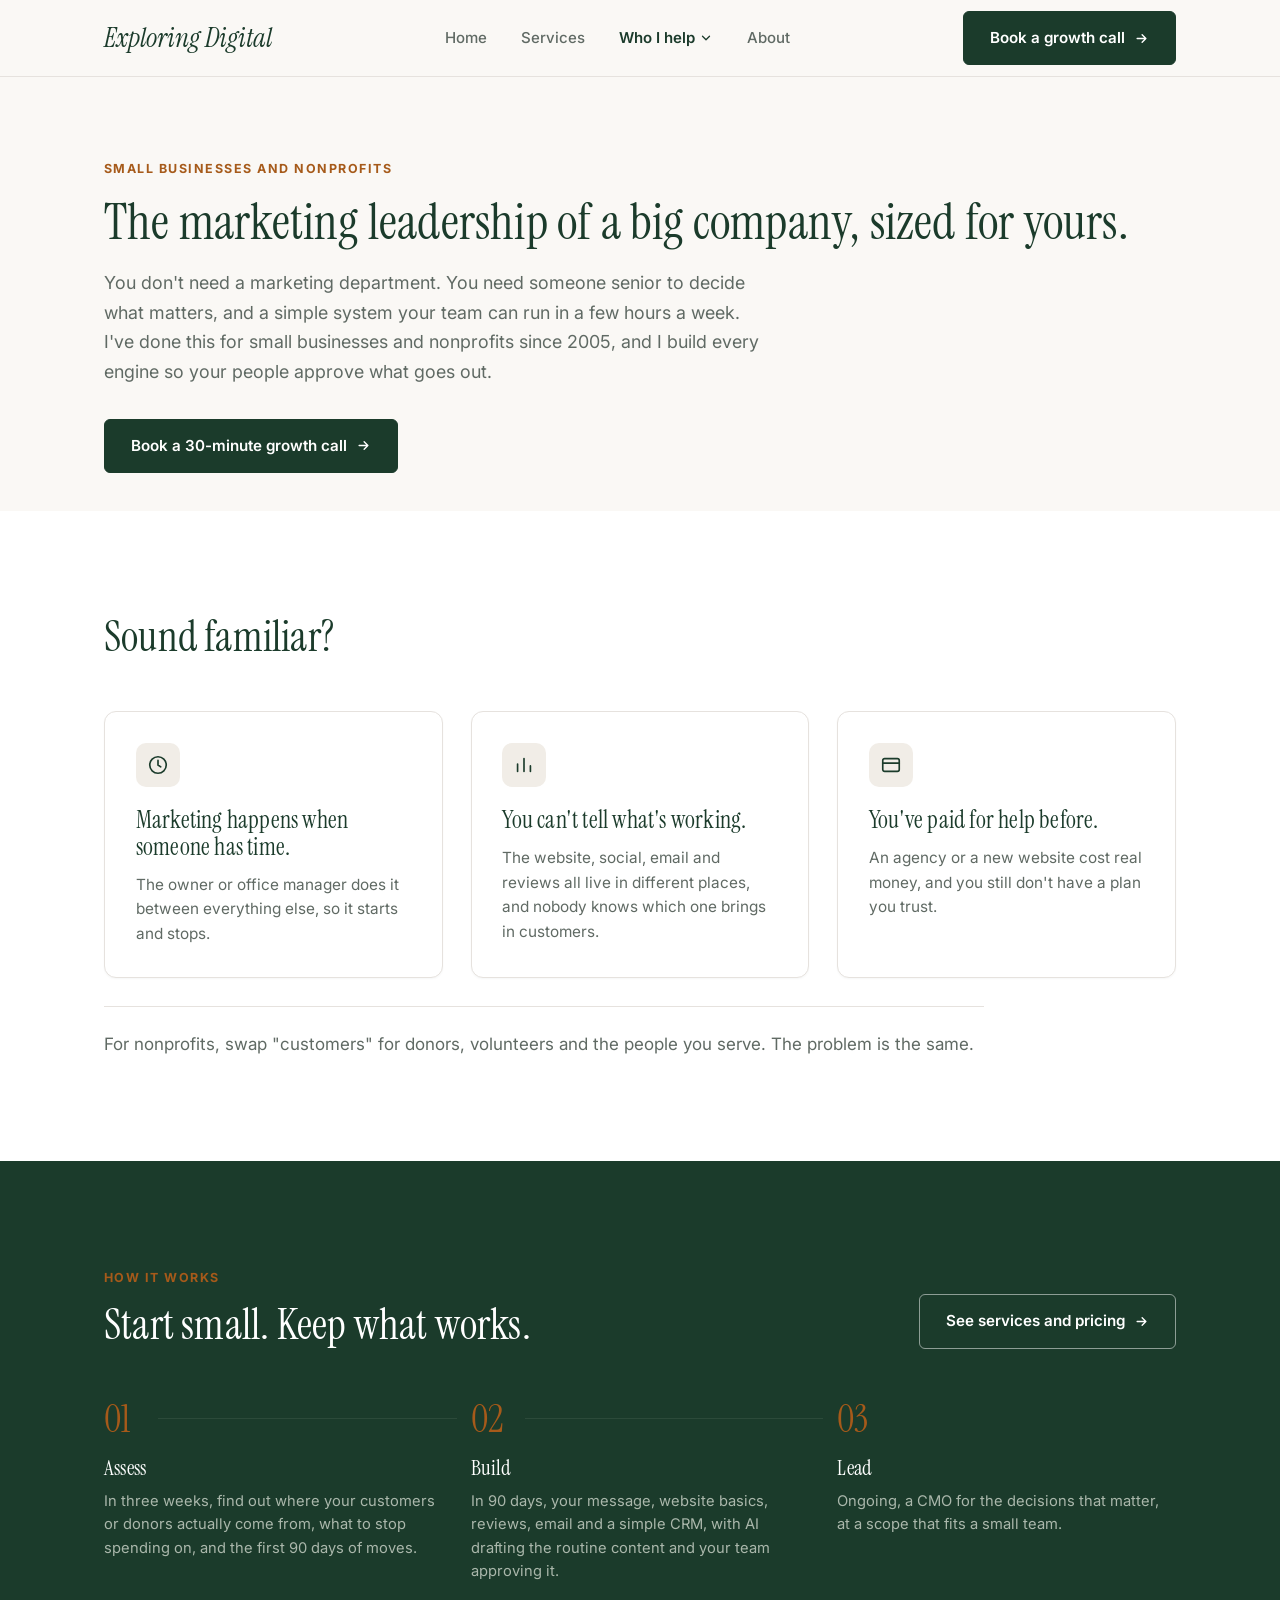
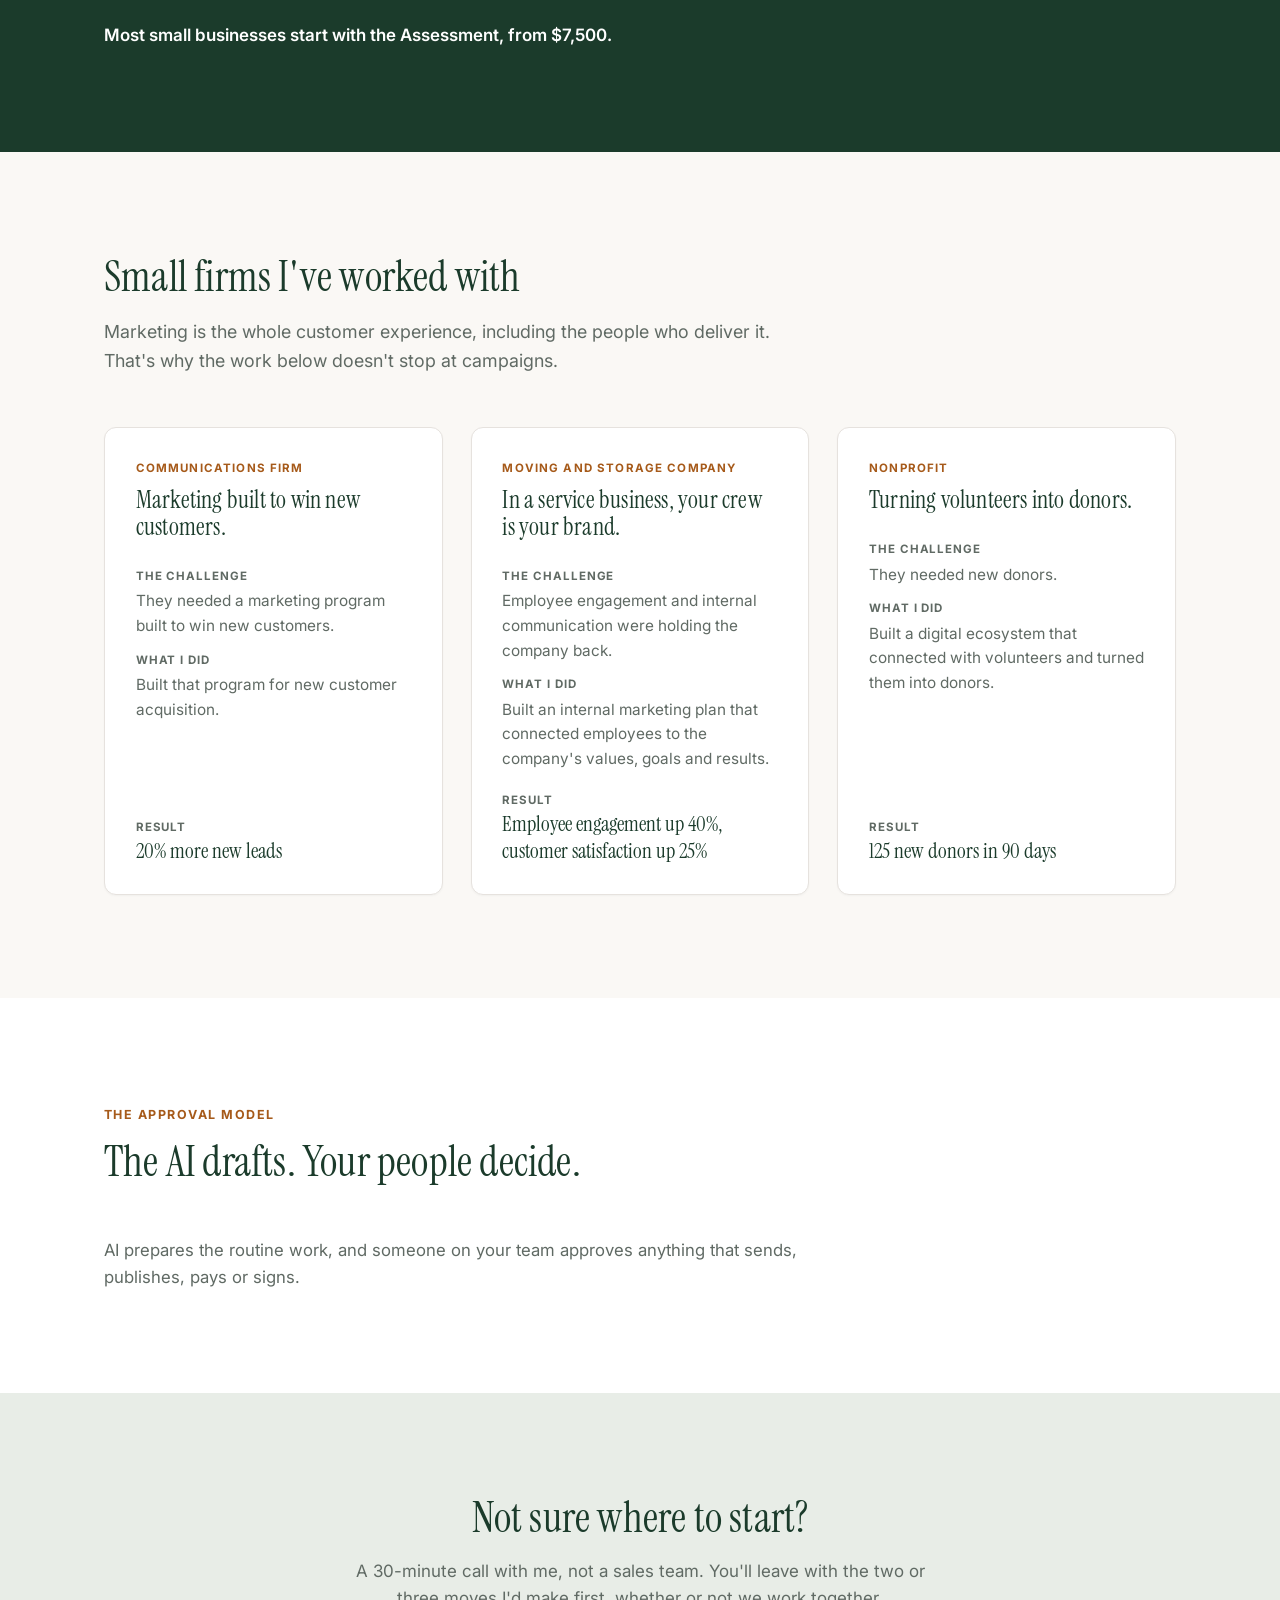
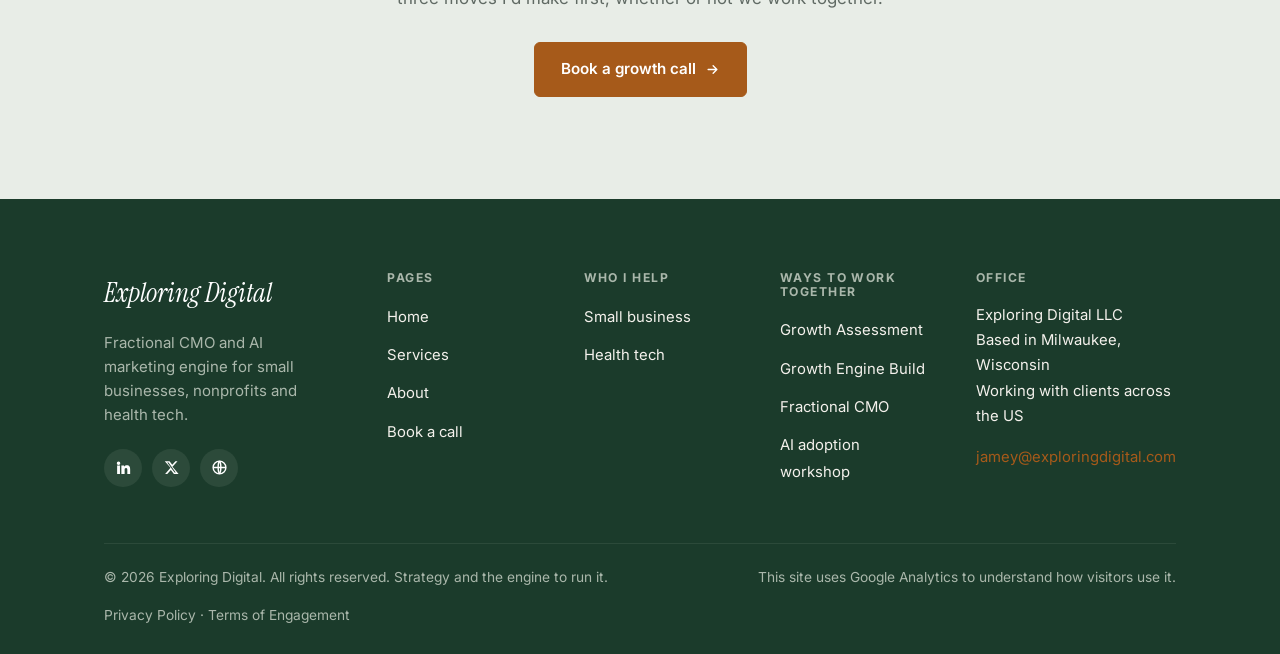
<file: small-business.html>
<!doctype html>
<html lang="en">
<head>
  <meta charset="utf-8">
  <!-- Google tag (Google Tag Manager) -->
  <script async src="https://www.googletagmanager.com/gtm.js?id=GTM-N5LFMDK5"></script>
  <script>
    window.dataLayer = window.dataLayer || [];
    function gtag(){dataLayer.push(arguments);}
    gtag('js', new Date());
  </script>
  <!-- End Google tag -->
  <meta name="viewport" content="width=device-width, initial-scale=1">
  <title>Small business and nonprofit marketing — Exploring Digital</title>
  <meta name="description" content="The marketing leadership of a big company, sized for yours. A fractional CMO and a simple AI-assisted marketing system for small businesses and nonprofits.">
  <link rel="canonical" href="https://www.exploringdigital.com/small-business.html">
  <meta property="og:type" content="website">
  <meta property="og:site_name" content="Exploring Digital">
  <meta property="og:title" content="Small business and nonprofit marketing — Exploring Digital">
  <meta property="og:description" content="The marketing leadership of a big company, sized for yours. A fractional CMO and a simple AI-assisted marketing system for small businesses and nonprofits.">
  <meta property="og:url" content="https://www.exploringdigital.com/small-business.html">
  <meta property="og:image" content="https://www.exploringdigital.com/assets/images/founder.jpg">
  <meta property="og:image:alt" content="Jamey Shiels, founder of Exploring Digital">
  <meta name="twitter:card" content="summary">
  <meta name="twitter:title" content="Small business and nonprofit marketing — Exploring Digital">
  <meta name="twitter:description" content="The marketing leadership of a big company, sized for yours. A fractional CMO and a simple AI-assisted marketing system for small businesses and nonprofits.">
  <meta name="twitter:image" content="https://www.exploringdigital.com/assets/images/founder.jpg">
  <link rel="preconnect" href="https://fonts.googleapis.com">
  <link rel="preconnect" href="https://fonts.gstatic.com" crossorigin>
  <link href="https://fonts.googleapis.com/css2?family=Inter:wght@400;500;600;700&family=Instrument+Serif:ital@0;1&display=swap" rel="stylesheet">
  <link rel="stylesheet" href="assets/css/styles.css">
</head>
<body data-page="small-business">
  <!-- Google Tag Manager (noscript) -->
  <noscript><iframe src="https://www.googletagmanager.com/ns.html?id=GTM-N5LFMDK5"
  height="0" width="0" style="display:none;visibility:hidden"></iframe></noscript>
  <!-- End Google Tag Manager (noscript) -->
  <header data-site-header></header>

  <main>
    <!-- Intro -->
    <section class="page-intro">
      <div class="container">
        <span class="eyebrow">Small businesses and nonprofits</span>
        <h1 class="h1">The marketing leadership of a big company, sized for yours.</h1>
        <p class="lead">You don't need a marketing department. You need someone senior to decide what matters, and a simple system your team can run in a few hours a week. I've done this for small businesses and nonprofits since 2005, and I build every engine so your people approve what goes out.</p>
        <div class="hero-actions">
          <a class="btn btn-primary" href="contact.html">Book a 30-minute growth call
            <svg class="arrow" viewBox="0 0 24 24" fill="none" stroke="currentColor" stroke-width="2.2" stroke-linecap="round" stroke-linejoin="round"><path d="M5 12h14M13 6l6 6-6 6"/></svg></a>
        </div>
      </div>
    </section>

    <!-- The problems -->
    <section class="section section--white">
      <div class="container">
        <div class="section-head">
          <h2 class="h2">Sound familiar?</h2>
        </div>
        <div class="grid grid-3">
          <article class="card">
            <div class="card-icon">
              <svg viewBox="0 0 24 24" fill="none" stroke="currentColor" stroke-width="1.8" stroke-linecap="round"><circle cx="12" cy="12" r="9"/><path d="M12 7v5l3 2"/></svg>
            </div>
            <h3 class="h3">Marketing happens when someone has time.</h3>
            <p>The owner or office manager does it between everything else, so it starts and stops.</p>
          </article>
          <article class="card">
            <div class="card-icon">
              <svg viewBox="0 0 24 24" fill="none" stroke="currentColor" stroke-width="1.8" stroke-linecap="round"><path d="M5 19V11M12 19V5M19 19v-6"/></svg>
            </div>
            <h3 class="h3">You can't tell what's working.</h3>
            <p>The website, social, email and reviews all live in different places, and nobody knows which one brings in customers.</p>
          </article>
          <article class="card">
            <div class="card-icon">
              <svg viewBox="0 0 24 24" fill="none" stroke="currentColor" stroke-width="1.8" stroke-linecap="round" stroke-linejoin="round"><rect x="3" y="5" width="18" height="14" rx="2"/><path d="M3 10h18"/></svg>
            </div>
            <h3 class="h3">You've paid for help before.</h3>
            <p>An agency or a new website cost real money, and you still don't have a plan you trust.</p>
          </article>
        </div>
        <p class="also-available">For nonprofits, swap "customers" for donors, volunteers and the people you serve. The problem is the same.</p>
      </div>
    </section>

    <!-- How the offers fit -->
    <section class="section section--green">
      <div class="container">
        <div class="method-head">
          <div class="section-head">
            <span class="eyebrow">How it works</span>
            <h2 class="h2">Start small. Keep what works.</h2>
          </div>
          <a class="btn btn-ghost-light" href="services.html">See services and pricing
            <svg class="arrow" viewBox="0 0 24 24" fill="none" stroke="currentColor" stroke-width="2.2" stroke-linecap="round" stroke-linejoin="round"><path d="M5 12h14M13 6l6 6-6 6"/></svg></a>
        </div>
        <div class="steps steps--3">
          <div class="step"><div class="num">01</div><h3>Assess</h3><p>In three weeks, find out where your customers or donors actually come from, what to stop spending on, and the first 90 days of moves.</p></div>
          <div class="step"><div class="num">02</div><h3>Build</h3><p>In 90 days, your message, website basics, reviews, email and a simple CRM, with AI drafting the routine content and your team approving it.</p></div>
          <div class="step"><div class="num">03</div><h3>Lead</h3><p>Ongoing, a CMO for the decisions that matter, at a scope that fits a small team.</p></div>
        </div>
        <p class="sb-start">Most small businesses start with the Assessment, from $7,500.</p>
      </div>
    </section>

    <!-- Case studies -->
    <section class="section">
      <div class="container">
        <div class="section-head">
          <h2 class="h2">Small firms I've worked with</h2>
          <p class="lead">Marketing is the whole customer experience, including the people who deliver it. That's why the work below doesn't stop at campaigns.</p>
        </div>
        <div class="grid grid-3">
          <article class="card cs-sb">
            <span class="cat-label">Communications firm</span>
            <h3 class="h3">Marketing built to win new customers.</h3>
            <dl class="cs-facts">
              <dt>The challenge</dt>
              <dd>They needed a marketing program built to win new customers.</dd>
              <dt>What I did</dt>
              <dd>Built that program for new customer acquisition.</dd>
            </dl>
            <div class="metric"><div class="mlabel">Result</div><div class="mval">20% more new leads</div></div>
          </article>
          <article class="card cs-sb">
            <span class="cat-label">Moving and storage company</span>
            <h3 class="h3">In a service business, your crew is your brand.</h3>
            <dl class="cs-facts">
              <dt>The challenge</dt>
              <dd>Employee engagement and internal communication were holding the company back.</dd>
              <dt>What I did</dt>
              <dd>Built an internal marketing plan that connected employees to the company's values, goals and results.</dd>
            </dl>
            <div class="metric"><div class="mlabel">Result</div><div class="mval">Employee engagement up 40%, customer satisfaction up 25%</div></div>
          </article>
          <article class="card cs-sb">
            <span class="cat-label">Nonprofit</span>
            <h3 class="h3">Turning volunteers into donors.</h3>
            <dl class="cs-facts">
              <dt>The challenge</dt>
              <dd>They needed new donors.</dd>
              <dt>What I did</dt>
              <dd>Built a digital ecosystem that connected with volunteers and turned them into donors.</dd>
            </dl>
            <div class="metric"><div class="mlabel">Result</div><div class="mval">125 new donors in 90 days</div></div>
          </article>
        </div>
      </div>
    </section>

    <!-- The approval model -->
    <section class="section section--white">
      <div class="container">
        <div class="section-head">
          <span class="eyebrow">The approval model</span>
          <h2 class="h2">The AI drafts. Your people decide.</h2>
        </div>
        <div class="prose-block">
          <p>AI prepares the routine work, and someone on your team approves anything that sends, publishes, pays or signs.</p>
        </div>
      </div>
    </section>

    <!-- CTA band -->
    <section class="section section--sage">
      <div class="container cta-band">
        <h2 class="h2">Not sure where to start?</h2>
        <p>A 30-minute call with me, not a sales team. You'll leave with the two or three moves I'd make first, whether or not we work together.</p>
        <a class="btn btn-accent" href="contact.html">Book a growth call
          <svg class="arrow" viewBox="0 0 24 24" fill="none" stroke="currentColor" stroke-width="2.2" stroke-linecap="round" stroke-linejoin="round"><path d="M5 12h14M13 6l6 6-6 6"/></svg></a>
      </div>
    </section>
  </main>

  <footer data-site-footer></footer>
  <script src="assets/js/site.js"></script>
</body>
</html>
</file>
<file: assets/css/styles.css>
/* ============================================================
   Exploring Digital — Site Styles
   Design system extracted from Figma "Exploring Digital Website Redesign"
   ============================================================ */

/* ---------- Design tokens ---------- */
:root {
  /* Brand palette */
  --bg:            #faf8f5;  /* warm cream page background */
  --bg-white:      #ffffff;  /* white sections / cards */
  --green:         #1b3b2b;  /* brand deep green */
  --green-900:     #15301f;  /* darker green (deep sections) */
  --accent:        #a65a1a;  /* rust / terracotta accent */
  --accent-600:    #924d14;  /* accent hover */
  --text:          #1e2521;  /* primary text */
  --muted:         #606a64;  /* muted gray-green text */
  --border:        #e6e2de;  /* hairline borders */
  --sage:          #e8ede7;  /* pale sage CTA band */
  --card-alt:      #f1ede7;  /* highlighted card fill */

  /* On-dark colors */
  --on-dark:       #f4f1ec;
  --on-dark-muted: #aab7ab;
  --on-dark-border:#2c4a3a;

  /* Type */
  --font-serif: "Instrument Serif", Georgia, "Times New Roman", serif;
  --font-sans:  "Inter", -apple-system, BlinkMacSystemFont, "Segoe UI", Roboto, Helvetica, Arial, sans-serif;

  /* Layout */
  --maxw: 1200px;
  --gutter: clamp(20px, 5vw, 80px);
  --section-y: clamp(56px, 8vw, 104px);
  --radius: 8px;
  --radius-lg: 12px;
  --shadow-sm: 0 1px 2px rgba(27,59,43,.04);
  --shadow-md: 0 18px 40px -24px rgba(27,59,43,.25);
}

/* ---------- Reset / base ---------- */
*, *::before, *::after { box-sizing: border-box; }
* { margin: 0; }
html { -webkit-text-size-adjust: 100%; scroll-behavior: smooth; }
body {
  font-family: var(--font-sans);
  background: var(--bg);
  color: var(--text);
  font-size: 17px;
  line-height: 1.6;
  -webkit-font-smoothing: antialiased;
  text-rendering: optimizeLegibility;
}
img, svg, video { display: block; max-width: 100%; }
a { color: inherit; text-decoration: none; }
button { font: inherit; cursor: pointer; }
ul { list-style: none; padding: 0; }

/* ---------- Typography ---------- */
h1, h2, h3, h4 { font-family: var(--font-serif); font-weight: 400; color: var(--green); line-height: 1.12; letter-spacing: .2px; }
.h-display { font-size: clamp(2.5rem, 6vw, 4rem); }      /* hero */
.h1        { font-size: clamp(2.1rem, 4.6vw, 3.1rem); }  /* page title */
.h2        { font-size: clamp(1.8rem, 3.6vw, 2.6rem); }  /* section */
.h3        { font-size: clamp(1.25rem, 2vw, 1.5rem); }
.lead { font-size: clamp(1.05rem, 1.4vw, 1.18rem); color: var(--muted); line-height: 1.65; }

.eyebrow {
  font-family: var(--font-sans);
  font-weight: 700;
  font-size: .78rem;
  letter-spacing: .12em;
  text-transform: uppercase;
  color: var(--accent);
  display: inline-block;
}

.serif { font-family: var(--font-serif); }
.text-muted { color: var(--muted); }

/* ---------- Layout ---------- */
.container { width: 100%; max-width: var(--maxw); margin-inline: auto; padding-inline: var(--gutter); }
.section { padding-block: var(--section-y); }
.section--white { background: var(--bg-white); }
.section--green { background: var(--green); color: var(--on-dark); }
.section--sage  { background: var(--sage); }
.section--green h1, .section--green h2, .section--green h3 { color: #fff; }
.section--green .lead, .section--green .text-muted { color: var(--on-dark-muted); }

.section-head { max-width: 680px; margin-bottom: clamp(32px, 4vw, 52px); }
.section-head .eyebrow { margin-bottom: 14px; }
.section-head .lead { margin-top: 16px; }
.center { text-align: center; }
.center.section-head { margin-inline: auto; }

/* Grid helpers */
.grid { display: grid; gap: clamp(20px, 2.4vw, 28px); }
.grid-2 { grid-template-columns: repeat(2, 1fr); }
.grid-3 { grid-template-columns: repeat(3, 1fr); }
.grid-4 { grid-template-columns: repeat(4, 1fr); }

/* ---------- Buttons ---------- */
.btn {
  display: inline-flex; align-items: center; gap: 9px;
  font-family: var(--font-sans); font-weight: 600; font-size: .95rem;
  padding: 14px 26px; border-radius: 6px; border: 1.5px solid transparent;
  transition: background .18s ease, color .18s ease, border-color .18s ease, transform .18s ease;
  white-space: nowrap;
}
.btn:active { transform: translateY(1px); }
.btn .arrow { width: 15px; height: 15px; transition: transform .18s ease; }
.btn:hover .arrow { transform: translateX(3px); }

.btn-primary { background: var(--green); color: #fff; border-color: var(--green); }
.btn-primary:hover { background: #14301f; }
.btn-outline { background: transparent; color: var(--green); border-color: var(--green); }
.btn-outline:hover { background: var(--green); color: #fff; }
.btn-accent { background: var(--accent); color: #fff; border-color: var(--accent); }
.btn-accent:hover { background: var(--accent-600); }
.btn-ghost-light { background: transparent; color: #fff; border-color: rgba(255,255,255,.5); }
.btn-ghost-light:hover { background: #fff; color: var(--green); border-color: #fff; }

.arrow-link {
  display: inline-flex; align-items: center; gap: 8px;
  font-weight: 600; font-size: .92rem; color: var(--green);
}
.arrow-link .arrow { width: 14px; height: 14px; transition: transform .18s ease; }
.arrow-link:hover .arrow { transform: translateX(3px); }
.section--green .arrow-link { color: #fff; }

/* ---------- Header / nav ---------- */
.site-header {
  position: sticky; top: 0; z-index: 50;
  background: rgba(250,248,245,.9);
  backdrop-filter: saturate(140%) blur(8px);
  border-bottom: 1px solid var(--border);
}
.nav {
  display: flex; align-items: center; justify-content: space-between;
  gap: 24px; height: 76px;
}
.brand { font-family: var(--font-serif); font-style: italic; font-size: 1.7rem; color: var(--green); white-space: nowrap; }
.nav-links { display: flex; align-items: center; gap: 34px; }
.nav-links a { font-size: .94rem; color: var(--muted); font-weight: 500; transition: color .15s ease; }
.nav-links a:hover { color: var(--green); }
.nav-links a.active { color: var(--green); font-weight: 600; }
.nav-cta { display: flex; align-items: center; }
.nav-toggle {
  display: none; background: none; border: 0; padding: 6px;
  color: var(--green);
}
.nav-toggle svg { width: 26px; height: 26px; }

/* ---------- Footer ---------- */
.site-footer { background: var(--green); color: var(--on-dark); padding-block: clamp(48px, 6vw, 72px) 28px; }
.footer-top { display: grid; grid-template-columns: 1.6fr 1fr 1fr 1fr 1.2fr; gap: clamp(28px, 4vw, 56px); }
.footer-brand .brand { color: #fff; margin-bottom: 16px; display: inline-block; }
.footer-brand p { color: var(--on-dark-muted); font-size: .94rem; max-width: 34ch; }
.footer-col h4 { font-family: var(--font-sans); font-size: .76rem; letter-spacing: .12em; text-transform: uppercase; color: var(--on-dark-muted); font-weight: 700; margin-bottom: 18px; }
.footer-col ul { display: grid; gap: 11px; }
.footer-col a, .footer-col address { color: var(--on-dark); font-size: .93rem; font-style: normal; line-height: 1.7; }
.footer-col a:hover { color: #fff; text-decoration: underline; text-underline-offset: 3px; }
.footer-col .accent-link { color: var(--accent); }
.socials { display: flex; gap: 10px; margin-top: 22px; }
.socials a {
  width: 38px; height: 38px; border-radius: 50%;
  display: grid; place-items: center;
  background: var(--on-dark-border); color: #fff;
  transition: background .15s ease;
}
.socials a:hover { background: var(--accent); }
.socials svg { width: 17px; height: 17px; }
.footer-bottom {
  margin-top: clamp(36px, 5vw, 56px); padding-top: 22px;
  border-top: 1px solid var(--on-dark-border);
  display: flex; justify-content: space-between; gap: 16px; flex-wrap: wrap;
  color: var(--on-dark-muted); font-size: .86rem;
}
.footer-bottom a:hover { color: #fff; }

/* ---------- Cards ---------- */
.card {
  background: var(--bg-white);
  border: 1px solid var(--border);
  border-radius: var(--radius-lg);
  padding: clamp(24px, 2.4vw, 32px);
  box-shadow: var(--shadow-sm);
  transition: transform .2s ease, box-shadow .2s ease;
}
.card:hover { transform: translateY(-3px); box-shadow: var(--shadow-md); }
.card h3 { margin-bottom: 12px; }
.card p { color: var(--muted); font-size: .96rem; }

.card-icon {
  width: 44px; height: 44px; border-radius: 10px;
  background: var(--card-alt); color: var(--green);
  display: grid; place-items: center; margin-bottom: 20px;
}
.card-icon svg { width: 22px; height: 22px; }

/* ---------- Image placeholders (swap for real photos) ---------- */
.img-ph {
  position: relative; overflow: hidden;
  background:
    linear-gradient(135deg, rgba(27,59,43,.10), rgba(166,90,26,.12)),
    radial-gradient(120% 120% at 15% 10%, #f3efe8 0%, #e7ddd1 55%, #d8cdbe 100%);
  border-radius: var(--radius-lg);
  display: grid; place-items: center;
  color: var(--muted); border: 1px solid var(--border);
}
.img-ph::after {
  content: attr(data-label);
  font-size: .72rem; letter-spacing: .1em; text-transform: uppercase;
  font-weight: 600; color: rgba(27,59,43,.45);
  padding: 6px 10px; text-align: center;
}
.img-ph svg { width: 34px; height: 34px; opacity: .3; position: absolute; top: 50%; left: 50%; transform: translate(-50%, -140%); }

/* =========================================================
   PAGE-SPECIFIC
   ========================================================= */

/* ---- Hero (home) ---- */
.hero { padding-block: clamp(48px, 7vw, 104px); }
.hero-grid { display: grid; grid-template-columns: 1fr; gap: clamp(32px, 5vw, 80px); align-items: center; }
.hero-grid:has(.hero-media) { grid-template-columns: 1.05fr .95fr; }
.hero h1 { margin: 16px 0; }
.hero .lead { color: var(--text); }
.hero-actions { display: flex; gap: 14px; flex-wrap: wrap; margin-top: 32px; }
.hero-media { aspect-ratio: 520 / 580; width: 100%; }

/* ---- Simple page intro ---- */
.page-intro { padding-block: clamp(48px, 6vw, 88px) clamp(28px, 3vw, 40px); }
.page-intro .eyebrow { margin-bottom: 16px; }
.page-intro .lead { margin-top: 18px; max-width: 60ch; }

/* ---- Social proof ---- */
.social-proof { border-block: 1px solid var(--border); background: var(--bg-white); }
.social-proof .sp-label { text-align: center; font-size: .76rem; letter-spacing: .12em; text-transform: uppercase; color: var(--muted); font-weight: 600; margin-bottom: 26px; }
.sp-logos { display: flex; flex-wrap: wrap; justify-content: space-between; gap: 24px 40px; }
.sp-logos span { font-family: var(--font-serif); font-size: 1.35rem; color: #4a564e; opacity: .85; }

/* ---- Methodology (4D) ---- */
.steps { display: grid; grid-template-columns: repeat(4, 1fr); gap: 28px; }
.step { position: relative; }
.step .num { font-family: var(--font-serif); font-size: 2.4rem; color: var(--accent); line-height: 1; margin-bottom: 18px; }
.step h3 { color: #fff; margin-bottom: 10px; font-size: 1.3rem; }
.step p { color: var(--on-dark-muted); font-size: .92rem; }
.step:not(:last-child) .num::after {
  content: ""; position: absolute; top: 18px; left: 54px; right: -14px; height: 1px;
  background: var(--on-dark-border);
}
.method-head { display: flex; justify-content: space-between; align-items: flex-end; gap: 24px; flex-wrap: wrap; margin-bottom: clamp(32px,4vw,52px); }
.method-head .section-head { margin-bottom: 0; }

/* ---- Detailed 4D (services) ---- */
.process-row { display: grid; grid-template-columns: 64px 1fr; gap: 24px; padding: 28px 0; border-top: 1px solid var(--border); }
.process-row:first-child { border-top: 0; }
.process-row .pnum { font-family: var(--font-serif); font-size: 1.5rem; color: var(--muted); background: var(--card-alt); border-radius: 8px; width: 56px; height: 56px; display: grid; place-items: center; }
.process-row h3 { margin-bottom: 8px; }
.process-row p { color: var(--muted); max-width: 70ch; }
.tags { display: flex; flex-wrap: wrap; gap: 10px 22px; margin-top: 14px; }
.tags span { font-size: .85rem; font-weight: 600; color: var(--green); }
.tags span::before { content: "•"; color: var(--accent); margin-right: 7px; }

/* ---- Industries ---- */
.industry-card.is-featured { background: var(--card-alt); border-color: #d9cfc0; }
.industry-card .badge {
  display: inline-block; background: var(--accent); color: #fff;
  font-size: .66rem; font-weight: 700; letter-spacing: .1em; text-transform: uppercase;
  padding: 5px 10px; border-radius: 5px; margin-bottom: 14px;
}
.industry-card .card-icon.dark { background: var(--green); color: #fff; }

/* ---- Testimonials ---- */
.quote { font-family: var(--font-serif); font-size: clamp(1.15rem, 1.8vw, 1.5rem); line-height: 1.4; color: var(--text); margin: 18px 0 24px; }
.quote-mark { font-family: var(--font-serif); font-size: 2.6rem; color: var(--border); line-height: .4; }
.attrib strong { display: block; font-family: var(--font-sans); font-weight: 600; font-size: .98rem; color: var(--green); }
.attrib span { font-size: .88rem; color: var(--muted); }

/* ---- CTA banner ---- */
.cta-band { text-align: center; }
.cta-band h2 { margin-bottom: 16px; }
.cta-band p { max-width: 54ch; margin: 0 auto 30px; color: var(--muted); }
.cta-band .btn { margin-inline: auto; }

/* ---- Founder (about) ---- */
.founder-grid { display: grid; grid-template-columns: .85fr 1.15fr; gap: clamp(32px, 5vw, 64px); align-items: start; }
.founder-photo { aspect-ratio: 1/1; border-radius: 50%; max-width: 360px; width: 100%; height: auto; object-fit: cover; }
.founder-meta { margin-top: 22px; }
.founder-meta h3 { font-size: 1.5rem; margin-bottom: 4px; }
.founder-meta .role { color: var(--accent); font-weight: 600; font-size: .95rem; }
.founder-meta .sub { color: var(--muted); font-size: .9rem; margin-top: 4px; }
.founder-body .quote { margin-top: 0; }
.founder-body p + p { margin-top: 16px; }
.founder-body p { color: var(--muted); }

/* ---- Two-column prose (philosophy) ---- */
.cols-2 { display: grid; grid-template-columns: 1fr 1fr; gap: clamp(28px,4vw,56px); }
.cols-2 h3 { color: var(--accent); font-family: var(--font-sans); font-weight: 600; font-size: 1.15rem; margin-bottom: 10px; }
.section--green .cols-2 h3 { color: var(--accent); }
.cols-2 p { color: var(--muted); }
.section--green .cols-2 p { color: var(--on-dark-muted); }

/* ---- Timeline ---- */
.timeline-row { display: grid; grid-template-columns: 160px 1fr; gap: 28px; padding: 26px 0; border-top: 1px solid var(--border); }
.timeline-row .year { font-family: var(--font-serif); font-size: 1.3rem; color: var(--accent); }
.timeline-row h3 { font-size: 1.2rem; margin-bottom: 6px; }
.timeline-row p { color: var(--muted); max-width: 80ch; }

/* ---- Engagement models / values ---- */
.ideal { display: grid; grid-template-columns: 1fr 1fr; gap: clamp(28px,4vw,48px); align-items: center; }
.ideal-box { background: var(--on-dark-border); border-radius: var(--radius-lg); padding: clamp(24px,2.5vw,32px); }
.section--green .ideal-box h4 { color: #fff; font-family: var(--font-sans); font-size: 1rem; margin-bottom: 14px; }
.ideal-box ul { display: grid; gap: 12px; }
.ideal-box li { color: var(--on-dark-muted); font-size: .94rem; padding-left: 20px; position: relative; }
.ideal-box li::before { content: "•"; color: var(--accent); position: absolute; left: 4px; }

/* ---- Category filter (case studies) ---- */
.filter-row { display: flex; flex-wrap: wrap; gap: 12px; }
.chip {
  border: 1px solid var(--border); background: var(--bg-white);
  color: var(--muted); border-radius: 999px; padding: 9px 20px;
  font-size: .9rem; font-weight: 500; transition: all .15s ease;
}
.chip:hover { border-color: var(--green); color: var(--green); }
.chip.active { background: var(--green); color: #fff; border-color: var(--green); }

/* ---- Featured case study ---- */
.feature-card { display: grid; grid-template-columns: 1fr 1fr; gap: clamp(28px,4vw,48px); align-items: center; padding: clamp(28px,3vw,44px); }
.feature-media { aspect-ratio: 16/11; }
.stat-row { display: flex; gap: 40px; margin: 22px 0; flex-wrap: wrap; }
.stat .big { font-family: var(--font-serif); font-size: 1.8rem; color: var(--green); }
.stat .lbl { font-size: .85rem; color: var(--muted); }

/* ---- Case study grid card ---- */
.cs-card { padding: 0; overflow: hidden; display: flex; flex-direction: column; }
.cs-card .cs-media { aspect-ratio: 16/10; border-radius: 0; border: 0; border-bottom: 1px solid var(--border); }
.cs-card .cs-body { padding: clamp(20px,2vw,26px); display: flex; flex-direction: column; flex: 1; }
.cs-card h3 { font-size: 1.22rem; margin: 10px 0 12px; }
.cs-card .metric { margin-top: auto; padding-top: 18px; }
.cat-label { font-size: .72rem; font-weight: 700; letter-spacing: .1em; text-transform: uppercase; color: var(--accent); }
.metric .mlabel { font-size: .72rem; font-weight: 700; letter-spacing: .08em; text-transform: uppercase; color: var(--muted); }
.metric .mval { font-family: var(--font-serif); font-size: 1.3rem; color: var(--green); }

/* ---- Insights ---- */
.article-card { display: flex; flex-direction: column; }
.article-meta { display: flex; gap: 10px; align-items: baseline; flex-wrap: wrap; margin-bottom: 12px; }
.article-meta .date { font-size: .82rem; color: var(--muted); }
.article-card h3 { font-size: 1.22rem; margin-bottom: 10px; }
.article-card .arrow-link { margin-top: auto; padding-top: 16px; }
.feature-article { display: grid; grid-template-columns: .9fr 1.1fr; gap: clamp(28px,4vw,44px); align-items: center; padding: clamp(24px,2.5vw,36px); }
.feature-article .fa-media { aspect-ratio: 4/3; }

/* ---- Newsletter ---- */
.newsletter { display: grid; grid-template-columns: 1fr auto; gap: clamp(24px,4vw,48px); align-items: center; }
.newsletter-form { display: flex; gap: 12px; flex-wrap: wrap; }
.newsletter-form input {
  background: rgba(255,255,255,.95); border: 1px solid transparent; border-radius: 6px;
  padding: 14px 16px; font: inherit; min-width: 260px; color: var(--text);
}
.newsletter-form input::placeholder { color: #7d857f; }

/* ---- Contact ---- */
.contact-grid { display: grid; grid-template-columns: 1fr 1.1fr; gap: clamp(32px,5vw,64px); align-items: start; }
.contact-info .block { margin-top: 28px; }
.contact-info .label { font-size: .76rem; font-weight: 700; letter-spacing: .1em; text-transform: uppercase; color: var(--muted); margin-bottom: 8px; }
.contact-info .email-lg { font-family: var(--font-serif); font-size: 1.5rem; color: var(--accent); }
.contact-info p { color: var(--muted); }
.form-card { background: var(--bg-white); border: 1px solid var(--border); border-radius: var(--radius-lg); padding: clamp(26px,3vw,40px); box-shadow: var(--shadow-sm); }
.form-card h3 { font-size: 1.6rem; margin-bottom: 24px; }
.form-grid { display: grid; grid-template-columns: 1fr 1fr; gap: 18px; }
.field { display: flex; flex-direction: column; gap: 7px; }
.field.full { grid-column: 1 / -1; }
.field label { font-size: .85rem; font-weight: 600; color: var(--text); }
.field input, .field select, .field textarea {
  font: inherit; color: var(--text); background: var(--bg);
  border: 1px solid var(--border); border-radius: 6px; padding: 12px 14px;
  transition: border-color .15s ease, box-shadow .15s ease;
}
.field textarea { min-height: 120px; resize: vertical; }
.field input:focus, .field select:focus, .field textarea:focus {
  outline: none; border-color: var(--green); box-shadow: 0 0 0 3px rgba(27,59,43,.08);
}
.form-card .btn { width: 100%; justify-content: center; margin-top: 4px; }
.form-note { font-size: .82rem; color: var(--muted); margin-top: 14px; text-align: center; }

/* ---- Numbered process (contact / generic) ---- */
.pnum-row { display: grid; grid-template-columns: repeat(3,1fr); gap: clamp(28px,4vw,56px); }
.pnum-item .n { font-family: var(--font-serif); font-size: 2.2rem; color: var(--accent); position: relative; margin-bottom: 20px; }
.pnum-item:not(:last-child) .n::after { content:""; position:absolute; top: 18px; left: 54px; right: -24px; height:1px; background: var(--border); }
.pnum-item h3 { font-size: 1.25rem; margin-bottom: 8px; }
.pnum-item p { color: var(--muted); font-size: .95rem; }

/* =========================================================
   RESPONSIVE
   ========================================================= */
@media (max-width: 960px) {
  .footer-top { grid-template-columns: 1fr 1fr; gap: 36px; }
  .footer-brand { grid-column: 1 / -1; }
  .steps { grid-template-columns: 1fr 1fr; gap: 32px 28px; }
  .step .num::after { display: none; }
  .grid-4 { grid-template-columns: 1fr 1fr; }
  .pnum-item .n::after { display: none; }
}

@media (max-width: 820px) {
  .nav-links, .nav-cta { display: none; }
  .nav-toggle { display: inline-flex; }
  .site-header.open .nav-links {
    display: flex; position: absolute; top: 76px; left: 0; right: 0;
    flex-direction: column; align-items: flex-start; gap: 4px;
    background: var(--bg); border-bottom: 1px solid var(--border);
    padding: 12px var(--gutter) 20px;
  }
  .site-header.open .nav-links a { padding: 10px 0; width: 100%; font-size: 1rem; }
  .site-header.open .nav-cta { display: flex; padding: 8px var(--gutter) 22px; position: absolute; top: calc(76px + 330px); left:0; right:0; background: var(--bg); }

  .hero-grid, .founder-grid, .feature-card, .feature-article,
  .contact-grid, .ideal, .newsletter, .cols-2, .method-head { grid-template-columns: 1fr; }
  .hero-media, .feature-media, .fa-media { order: -1; }
  .grid-3, .grid-2 { grid-template-columns: 1fr; }
  .founder-photo { max-width: 260px; }
  .stat-row { gap: 28px; }
  .newsletter { gap: 20px; }
  .newsletter-form input { min-width: 0; flex: 1; }
}

@media (max-width: 560px) {
  body { font-size: 16px; }
  .steps, .grid-4 { grid-template-columns: 1fr; }
  .form-grid, .pnum-row { grid-template-columns: 1fr; }
  .timeline-row, .process-row { grid-template-columns: 1fr; gap: 10px; }
  .process-row .pnum { margin-bottom: 4px; }
  .sp-logos { justify-content: center; gap: 16px 28px; }
  .footer-top { grid-template-columns: 1fr; }
  .footer-bottom { flex-direction: column; gap: 8px; }
}

/* Reduced motion */
@media (prefers-reduced-motion: reduce) {
  * { scroll-behavior: auto !important; transition: none !important; }
}

/* =========================================================
   CMO COPY ADDITIONS
   ========================================================= */

/* Proof bar (replaces the logo row on Home) */
.sp-proof { display: grid; grid-template-columns: repeat(4, 1fr); gap: 20px 32px; }
.sp-proof li { font-family: var(--font-serif); font-size: 1.12rem; line-height: 1.35; color: #4a564e; text-align: center; }

/* Three-step version of the methodology row */
.steps.steps--3 { grid-template-columns: repeat(3, 1fr); }

/* Fill-in placeholders: deliberately visible until replaced with real facts */
.todo { background: #fff1c2; color: #6b4a00; border-radius: 3px; padding: 0 4px; font-family: var(--font-sans); font-size: .92em; font-style: normal; }

/* Simple prose block used by the problem / approval-model sections */
.prose-block { max-width: 70ch; }
.prose-block p { color: var(--muted); font-size: 1.05rem; }
.section--green .prose-block p { color: var(--on-dark-muted); }

/* Offer details on the Services page */
.offer-meta { font-weight: 600; color: var(--green) !important; font-size: .95rem; margin-bottom: 10px; }
.process-row p + p { margin-top: 10px; }
.process-row .best-for { color: var(--text); }
.also-available { margin-top: 28px; padding-top: 24px; border-top: 1px solid var(--border); color: var(--muted); max-width: 80ch; }
.also-available strong { color: var(--green); }

/* Plain bullet list on light sections */
.dot-list { display: grid; gap: 12px; }
.dot-list li { padding-left: 20px; position: relative; color: var(--muted); }
.dot-list li::before { content: "•"; color: var(--accent); position: absolute; left: 4px; }

@media (max-width: 960px) {
  .sp-proof { grid-template-columns: 1fr 1fr; }
}
@media (max-width: 820px) {
  .steps.steps--3 { grid-template-columns: 1fr; }
}
@media (max-width: 560px) {
  .sp-proof { grid-template-columns: 1fr; }
}

/* ---- Small business page ---- */
.sb-start { margin-top: clamp(28px,3vw,40px); color: #fff; font-weight: 600; }
.cs-sb { display: flex; flex-direction: column; }
.cs-sb h3 { margin: 10px 0 14px; }
.cs-facts dt { font-size: .72rem; font-weight: 700; letter-spacing: .08em; text-transform: uppercase; color: var(--muted); margin-top: 12px; }
.cs-facts dd { color: var(--muted); font-size: .96rem; margin: 4px 0 0; }
.cs-sb .metric { margin-top: auto; padding-top: 20px; }
.cs-sb .metric .mval { line-height: 1.3; }

/* ---- "Who I help" menu group ---- */
.nav-group { position: relative; }
.nav-group-toggle {
  display: inline-flex; align-items: center; gap: 4px;
  background: none; border: 0; padding: 0; cursor: pointer;
  font: inherit; font-size: .94rem; font-weight: 500; color: var(--muted);
  transition: color .15s ease;
}
.nav-group-toggle:hover, .nav-group-toggle.active { color: var(--green); }
.nav-group-toggle.active { font-weight: 600; }
.nav-group-toggle .chev { width: 14px; height: 14px; transition: transform .15s ease; }
.nav-group.open .nav-group-toggle .chev { transform: rotate(180deg); }
.nav-sub {
  display: none; position: absolute; top: calc(100% + 12px); left: -16px; min-width: 190px;
  flex-direction: column; gap: 2px; padding: 10px 8px;
  background: var(--bg-white); border: 1px solid var(--border); border-radius: 8px; box-shadow: var(--shadow-md);
}
.nav-sub::before { content: ""; position: absolute; left: 0; right: 0; top: -14px; height: 14px; }
.nav-sub a { display: block; padding: 8px 10px; border-radius: 6px; }
.nav-sub a:hover { background: var(--bg); }
.nav-group:hover .nav-sub, .nav-group:focus-within .nav-sub, .nav-group.open .nav-sub { display: flex; }

@media (max-width: 960px) {
  .footer-top { grid-template-columns: 1fr 1fr; }
}
@media (max-width: 820px) {
  .site-header.open .nav-group { width: 100%; }
  .site-header.open .nav-group-toggle { padding: 10px 0; font-size: 1rem; cursor: default; }
  .site-header.open .nav-group-toggle .chev { display: none; }
  .site-header.open .nav-sub {
    display: flex; position: static; box-shadow: none; border: 0; background: none;
    padding: 0 0 0 16px; min-width: 0;
  }
  .site-header.open .nav-sub::before { display: none; }
  .site-header.open .nav-sub a { padding: 10px 0; }
}
@media (max-width: 560px) {
  .footer-top { grid-template-columns: 1fr; }
}
</file>
